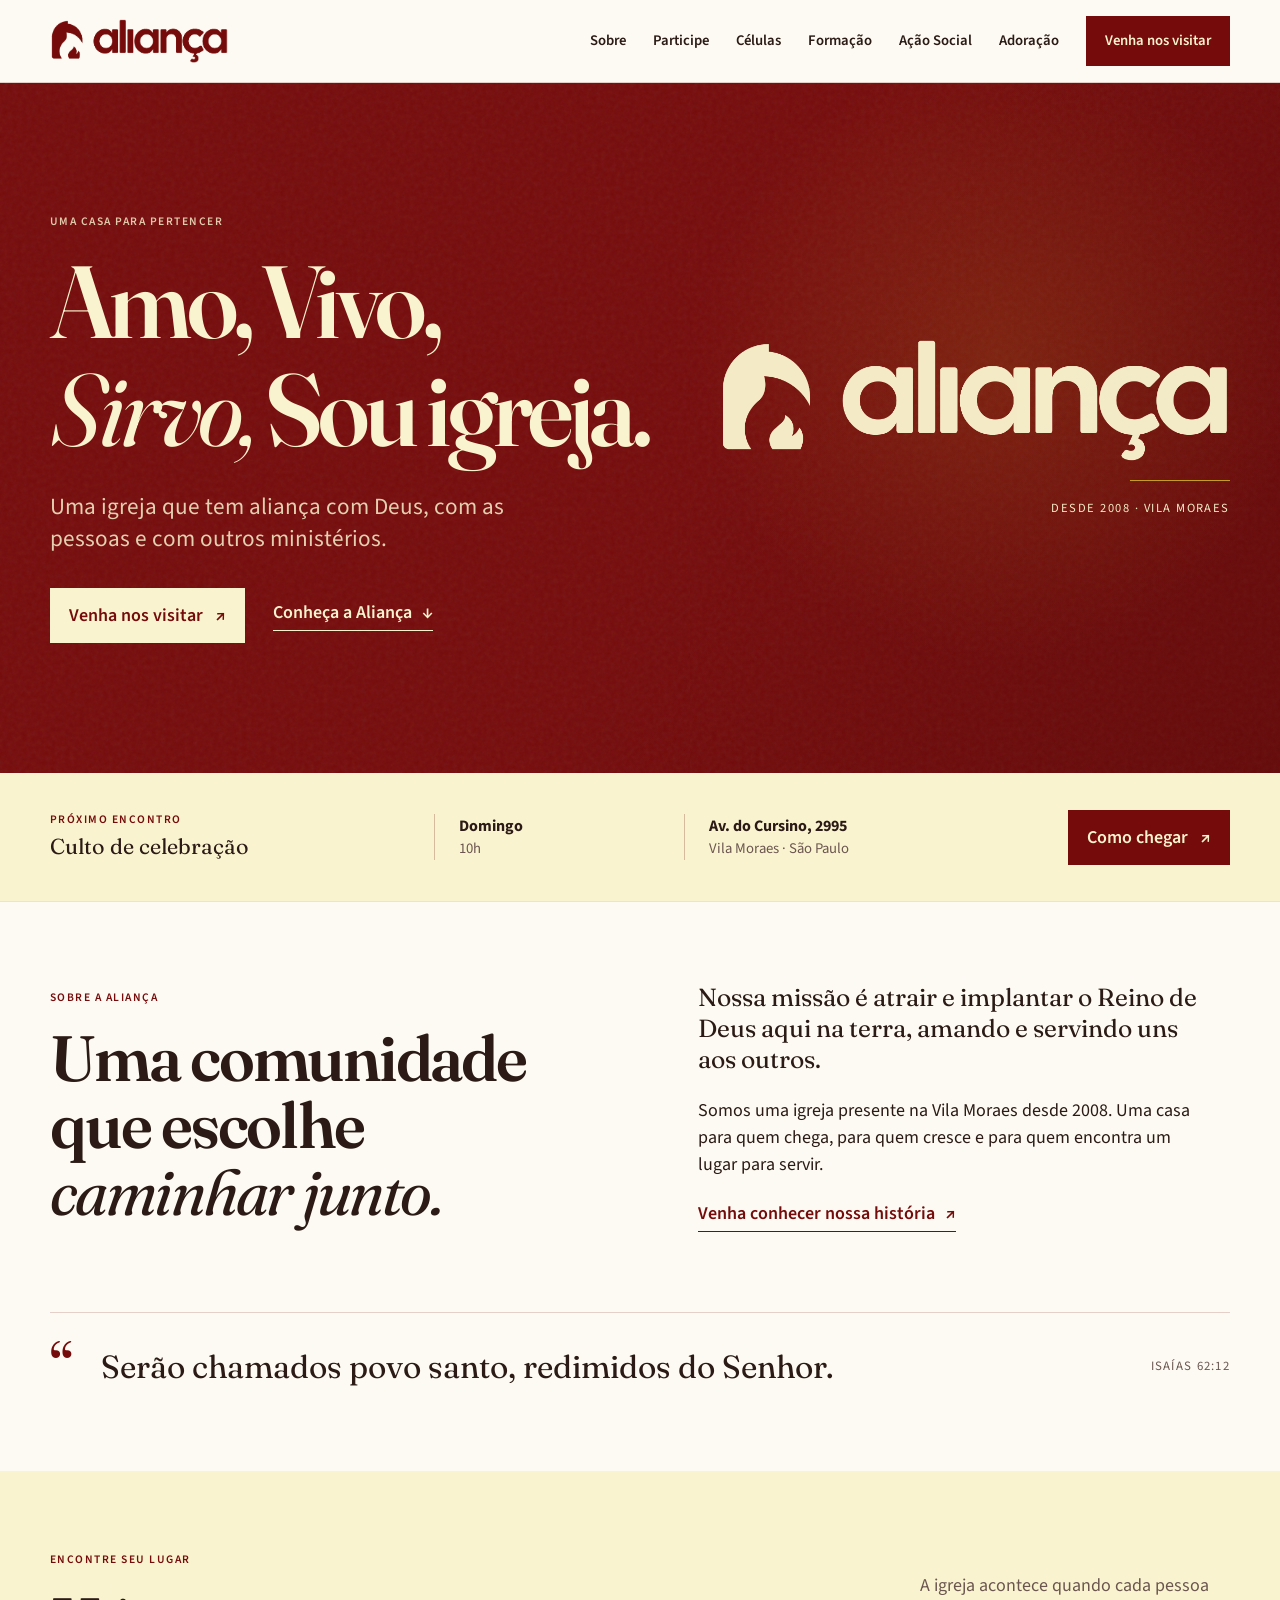
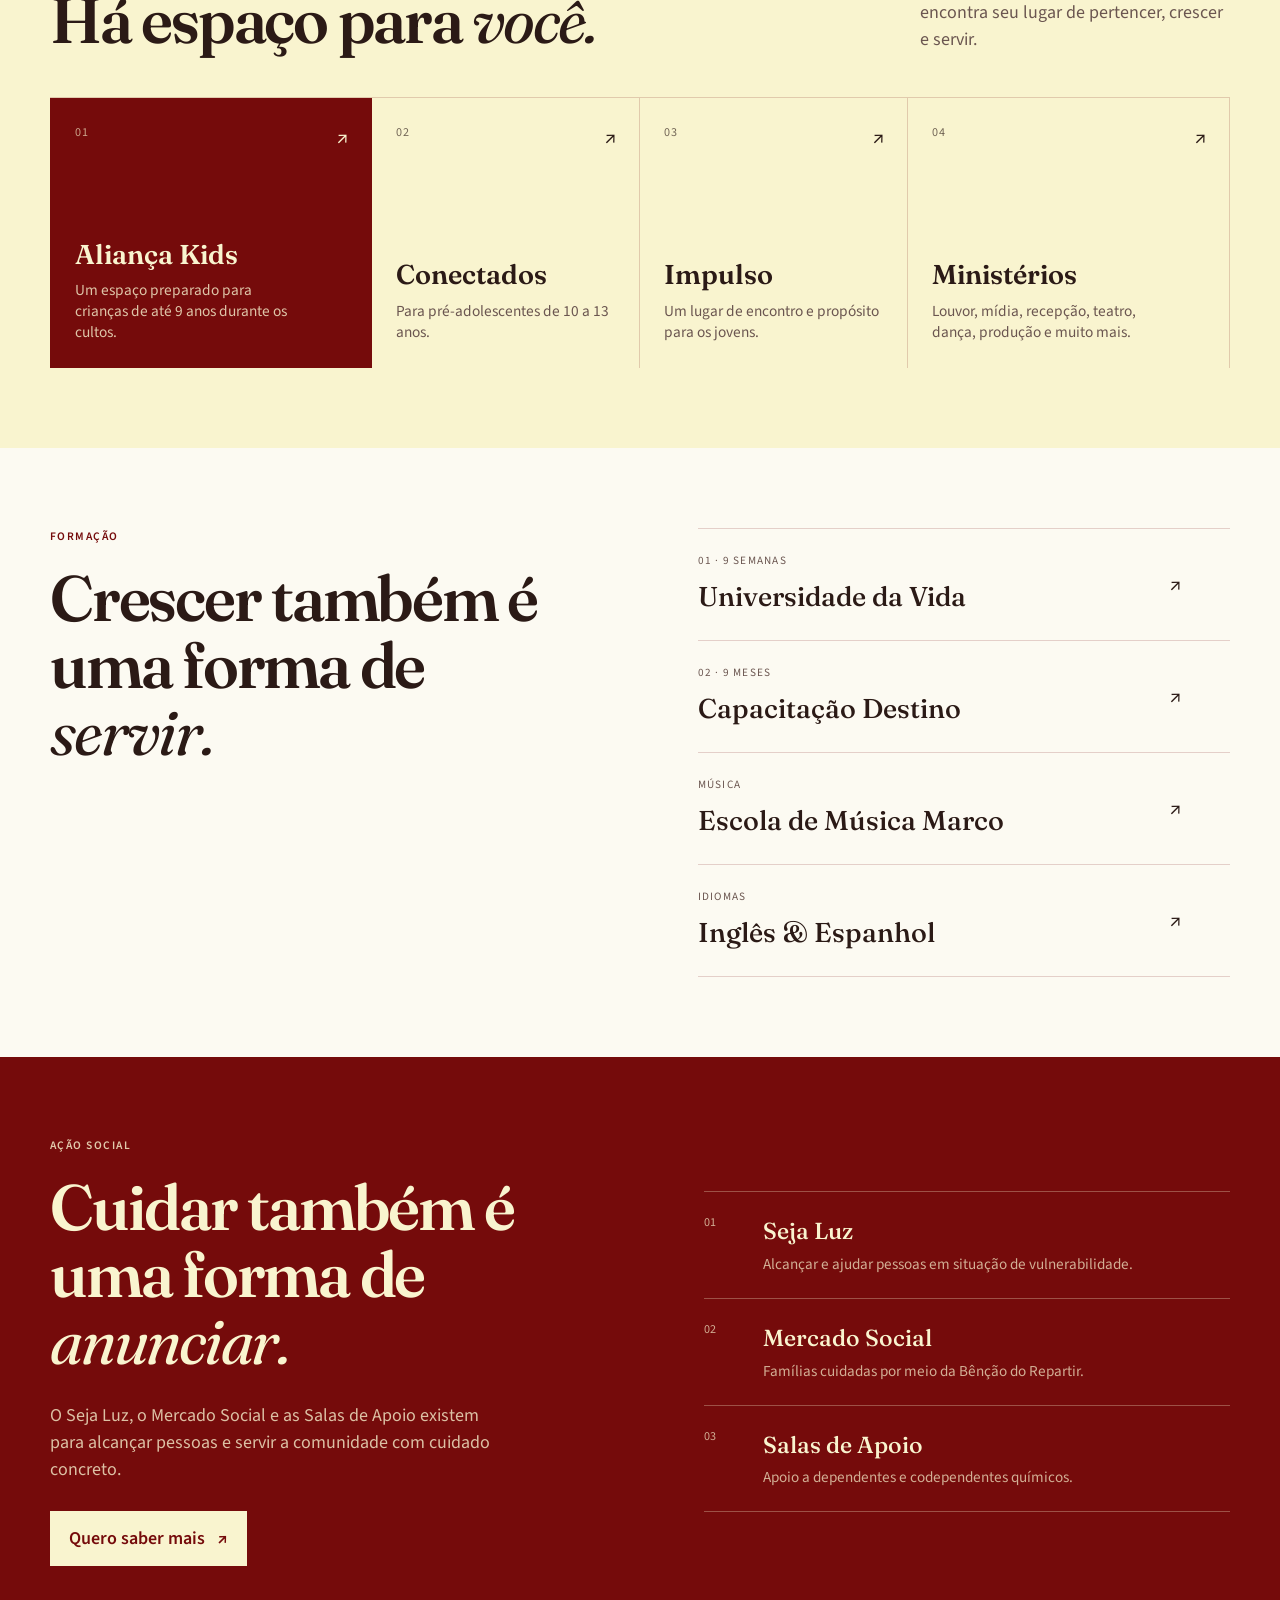
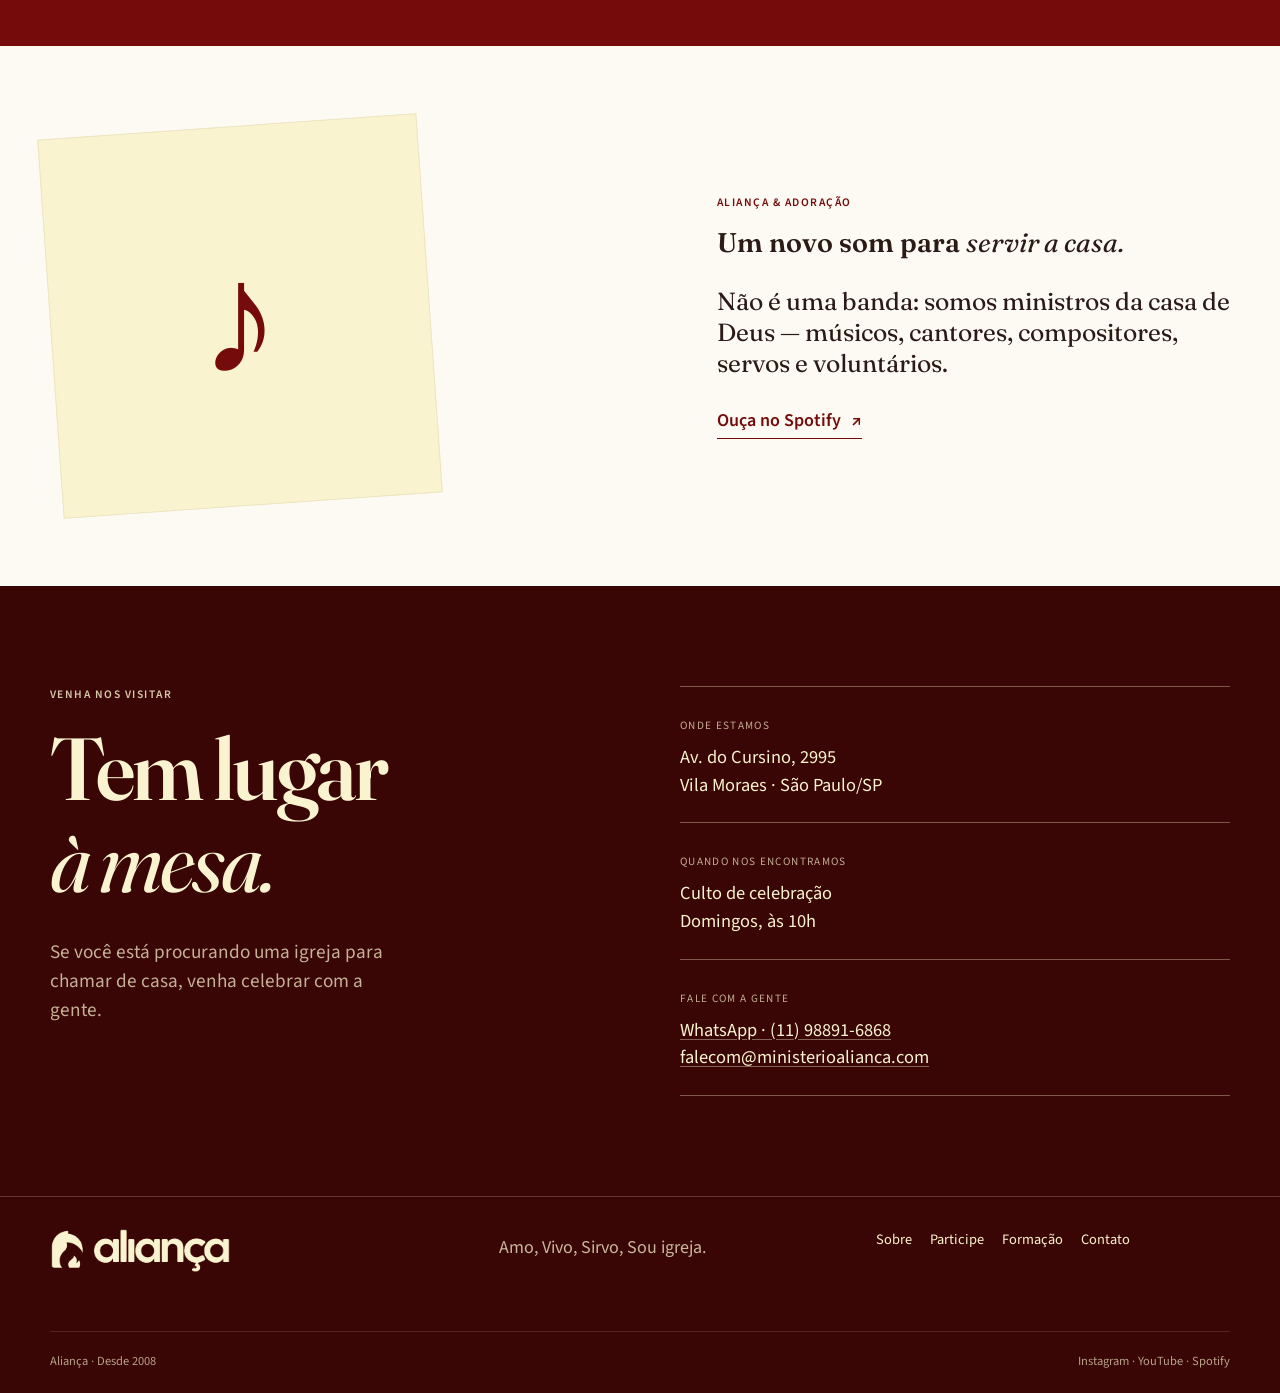
<file: index.html>
<!doctype html>
<html lang="pt-BR">
<head>
  <meta charset="utf-8">
  <meta name="viewport" content="width=device-width, initial-scale=1">
  <meta name="description" content="Aliança — uma igreja que tem aliança com Deus, com as pessoas e com outros ministérios.">
  <title>Aliança — Amo, Vivo, Sirvo, Sou igreja</title>
  <link rel="preconnect" href="https://fonts.googleapis.com">
  <link rel="preconnect" href="https://fonts.gstatic.com" crossorigin>
  <link href="https://fonts.googleapis.com/css2?family=Fraunces:opsz,wght@9..144,400;9..144,500;9..144,600;9..144,700&family=Source+Sans+3:wght@400;600&display=swap" rel="stylesheet">
  <link rel="stylesheet" href="tokens.css">
  <link rel="stylesheet" href="styles.css">
  <script src="script.js" defer></script>
</head>
<body>
  <a class="skip-link" href="#conteudo">Pular para o conteúdo</a>

  <header class="site-header" data-header>
    <div class="container header-inner">
      <a class="brand" href="#inicio" aria-label="Aliança — início">
        <img src="imagens/logo-bordo-transparente.png" alt="Aliança" width="190" height="61">
      </a>
      <button class="menu-toggle" type="button" aria-expanded="false" aria-controls="menu-principal">
        <span class="sr-only">Abrir menu</span>
        <span></span><span></span><span></span>
      </button>
      <nav id="menu-principal" class="main-nav" aria-label="Navegação principal">
        <a href="sobre.html">Sobre</a>
        <a href="participe.html">Participe</a>
        <a href="encontre-uma-celula.html">Células</a>
        <a href="formacao.html">Formação</a>
        <a href="acao-social.html">Ação Social</a>
        <a href="adoracao.html">Adoração</a>
        <a class="nav-cta" href="contato.html">Venha nos visitar</a>
      </nav>
    </div>
  </header>

  <main id="conteudo">
    <section id="inicio" class="hero">
      <div class="hero-texture" aria-hidden="true"></div>
      <div class="container hero-grid">
        <div class="hero-copy">
          <p class="eyebrow eyebrow-light">Uma casa para pertencer</p>
          <h1>Amo, Vivo,<br><em>Sirvo,</em> Sou igreja.</h1>
          <p class="hero-lead">Uma igreja que tem aliança com Deus, com as pessoas e com outros ministérios.</p>
          <div class="hero-actions">
            <a class="button button-cream" href="#contato">Venha nos visitar <span aria-hidden="true">↗</span></a>
            <a class="text-link text-link-light" href="#sobre">Conheça a Aliança <span aria-hidden="true">↓</span></a>
          </div>
        </div>
        <div class="hero-mark" aria-hidden="true">
          <img src="imagens/logo2.png" alt="" width="530" height="146">
          <span class="hero-rule"></span>
          <span>Desde 2008 · Vila Moraes</span>
        </div>
      </div>
    </section>

    <section class="visit-strip" aria-label="Próximo culto">
      <div class="container visit-grid">
        <div>
          <p class="eyebrow">Próximo encontro</p>
          <p class="visit-title">Culto de celebração</p>
        </div>
        <div class="visit-detail"><strong>Domingo</strong><span>10h</span></div>
        <div class="visit-detail"><strong>Av. do Cursino, 2995</strong><span>Vila Moraes · São Paulo</span></div>
        <a class="button button-wine" href="#contato">Como chegar <span aria-hidden="true">↗</span></a>
      </div>
    </section>

    <section id="sobre" class="section section-light about-section">
      <div class="container split-grid">
        <div class="section-intro">
          <p class="eyebrow">Sobre a Aliança</p>
          <h2>Uma comunidade que escolhe <em>caminhar junto.</em></h2>
        </div>
        <div class="section-body">
          <p class="lead">Nossa missão é atrair e implantar o Reino de Deus aqui na terra, amando e servindo uns aos outros.</p>
          <p>Somos uma igreja presente na Vila Moraes desde 2008. Uma casa para quem chega, para quem cresce e para quem encontra um lugar para servir.</p>
          <a class="text-link" href="#contato">Venha conhecer nossa história <span aria-hidden="true">↗</span></a>
        </div>
      </div>
      <div class="container verse-band">
        <div class="verse-mark" aria-hidden="true">“</div>
        <blockquote>Serão chamados povo santo, redimidos do Senhor.</blockquote>
        <cite>Isaías 62:12</cite>
      </div>
    </section>

    <section id="participe" class="section section-cream participate-section">
      <div class="container">
        <div class="section-heading-row">
          <div><p class="eyebrow">Encontre seu lugar</p><h2>Há espaço para <em>você.</em></h2></div>
          <p class="heading-note">A igreja acontece quando cada pessoa encontra seu lugar de pertencer, crescer e servir.</p>
        </div>
        <div class="path-grid">
          <a class="path-card path-card-featured" href="#contato"><span class="card-number">01</span><h3>Aliança Kids</h3><p>Um espaço preparado para crianças de até 9 anos durante os cultos.</p><span class="card-arrow">↗</span></a>
          <a class="path-card" href="#contato"><span class="card-number">02</span><h3>Conectados</h3><p>Para pré-adolescentes de 10 a 13 anos.</p><span class="card-arrow">↗</span></a>
          <a class="path-card" href="#contato"><span class="card-number">03</span><h3>Impulso</h3><p>Um lugar de encontro e propósito para os jovens.</p><span class="card-arrow">↗</span></a>
          <a class="path-card" href="#contato"><span class="card-number">04</span><h3>Ministérios</h3><p>Louvor, mídia, recepção, teatro, dança, produção e muito mais.</p><span class="card-arrow">↗</span></a>
        </div>
      </div>
    </section>

    <section id="formacao" class="section section-light formation-section">
      <div class="container split-grid align-start">
        <div class="section-intro"><p class="eyebrow">Formação</p><h2>Crescer também é uma forma de <em>servir.</em></h2></div>
        <div class="formation-list">
          <a href="#contato" class="list-item"><span><small>01 · 9 semanas</small><strong>Universidade da Vida</strong></span><span class="list-arrow">↗</span></a>
          <a href="#contato" class="list-item"><span><small>02 · 9 meses</small><strong>Capacitação Destino</strong></span><span class="list-arrow">↗</span></a>
          <a href="#contato" class="list-item"><span><small>Música</small><strong>Escola de Música Marco</strong></span><span class="list-arrow">↗</span></a>
          <a href="#contato" class="list-item"><span><small>Idiomas</small><strong>Inglês &amp; Espanhol</strong></span><span class="list-arrow">↗</span></a>
        </div>
      </div>
    </section>

    <section id="acao-social" class="section social-section">
      <div class="container social-grid">
        <div class="social-copy"><p class="eyebrow eyebrow-light">Ação Social</p><h2>Cuidar também é uma forma de <em>anunciar.</em></h2><p>O Seja Luz, o Mercado Social e as Salas de Apoio existem para alcançar pessoas e servir a comunidade com cuidado concreto.</p><a class="button button-cream" href="#contato">Quero saber mais <span aria-hidden="true">↗</span></a></div>
        <div class="social-list"><div><span>01</span><strong>Seja Luz</strong><p>Alcançar e ajudar pessoas em situação de vulnerabilidade.</p></div><div><span>02</span><strong>Mercado Social</strong><p>Famílias cuidadas por meio da Bênção do Repartir.</p></div><div><span>03</span><strong>Salas de Apoio</strong><p>Apoio a dependentes e codependentes químicos.</p></div></div>
      </div>
    </section>

    <section id="adoracao" class="section section-light worship-section">
      <div class="container worship-grid">
        <div class="worship-symbol" aria-hidden="true"><span>♪</span></div>
        <div><p class="eyebrow">Aliança &amp; Adoração</p><h2>Um novo som para <em>servir a casa.</em></h2><p class="lead">Não é uma banda: somos ministros da casa de Deus — músicos, cantores, compositores, servos e voluntários.</p><a class="text-link" href="#contato">Ouça no Spotify <span aria-hidden="true">↗</span></a></div>
      </div>
    </section>

    <section id="contato" class="contact-section">
      <div class="container contact-grid">
        <div><p class="eyebrow eyebrow-light">Venha nos visitar</p><h2>Tem lugar<br><em>à mesa.</em></h2><p class="contact-intro">Se você está procurando uma igreja para chamar de casa, venha celebrar com a gente.</p></div>
        <div class="contact-details"><div><small>Onde estamos</small><p>Av. do Cursino, 2995<br>Vila Moraes · São Paulo/SP</p></div><div><small>Quando nos encontramos</small><p>Culto de celebração<br>Domingos, às 10h</p></div><div><small>Fale com a gente</small><p><a href="https://wa.me/5511988916868">WhatsApp · (11) 98891-6868</a><br><a href="mailto:falecom@ministerioalianca.com">falecom@ministerioalianca.com</a></p></div></div>
      </div>
    </section>
  </main>

  <footer class="site-footer"><div class="container footer-grid"><a class="footer-brand" href="#inicio"><img src="imagens/logo2.png" alt="Aliança" width="180" height="50"></a><p>Amo, Vivo, Sirvo, Sou igreja.</p><div class="footer-links"><a href="#sobre">Sobre</a><a href="#participe">Participe</a><a href="#formacao">Formação</a><a href="#contato">Contato</a></div><div class="footer-bottom"><span>Aliança · Desde 2008</span><span><a href="https://www.instagram.com/ministerio.alianca/">Instagram</a> · <a href="https://www.youtube.com/">YouTube</a> · <a href="https://open.spotify.com/">Spotify</a></span></div></div></footer>
</body>
</html>
</file>
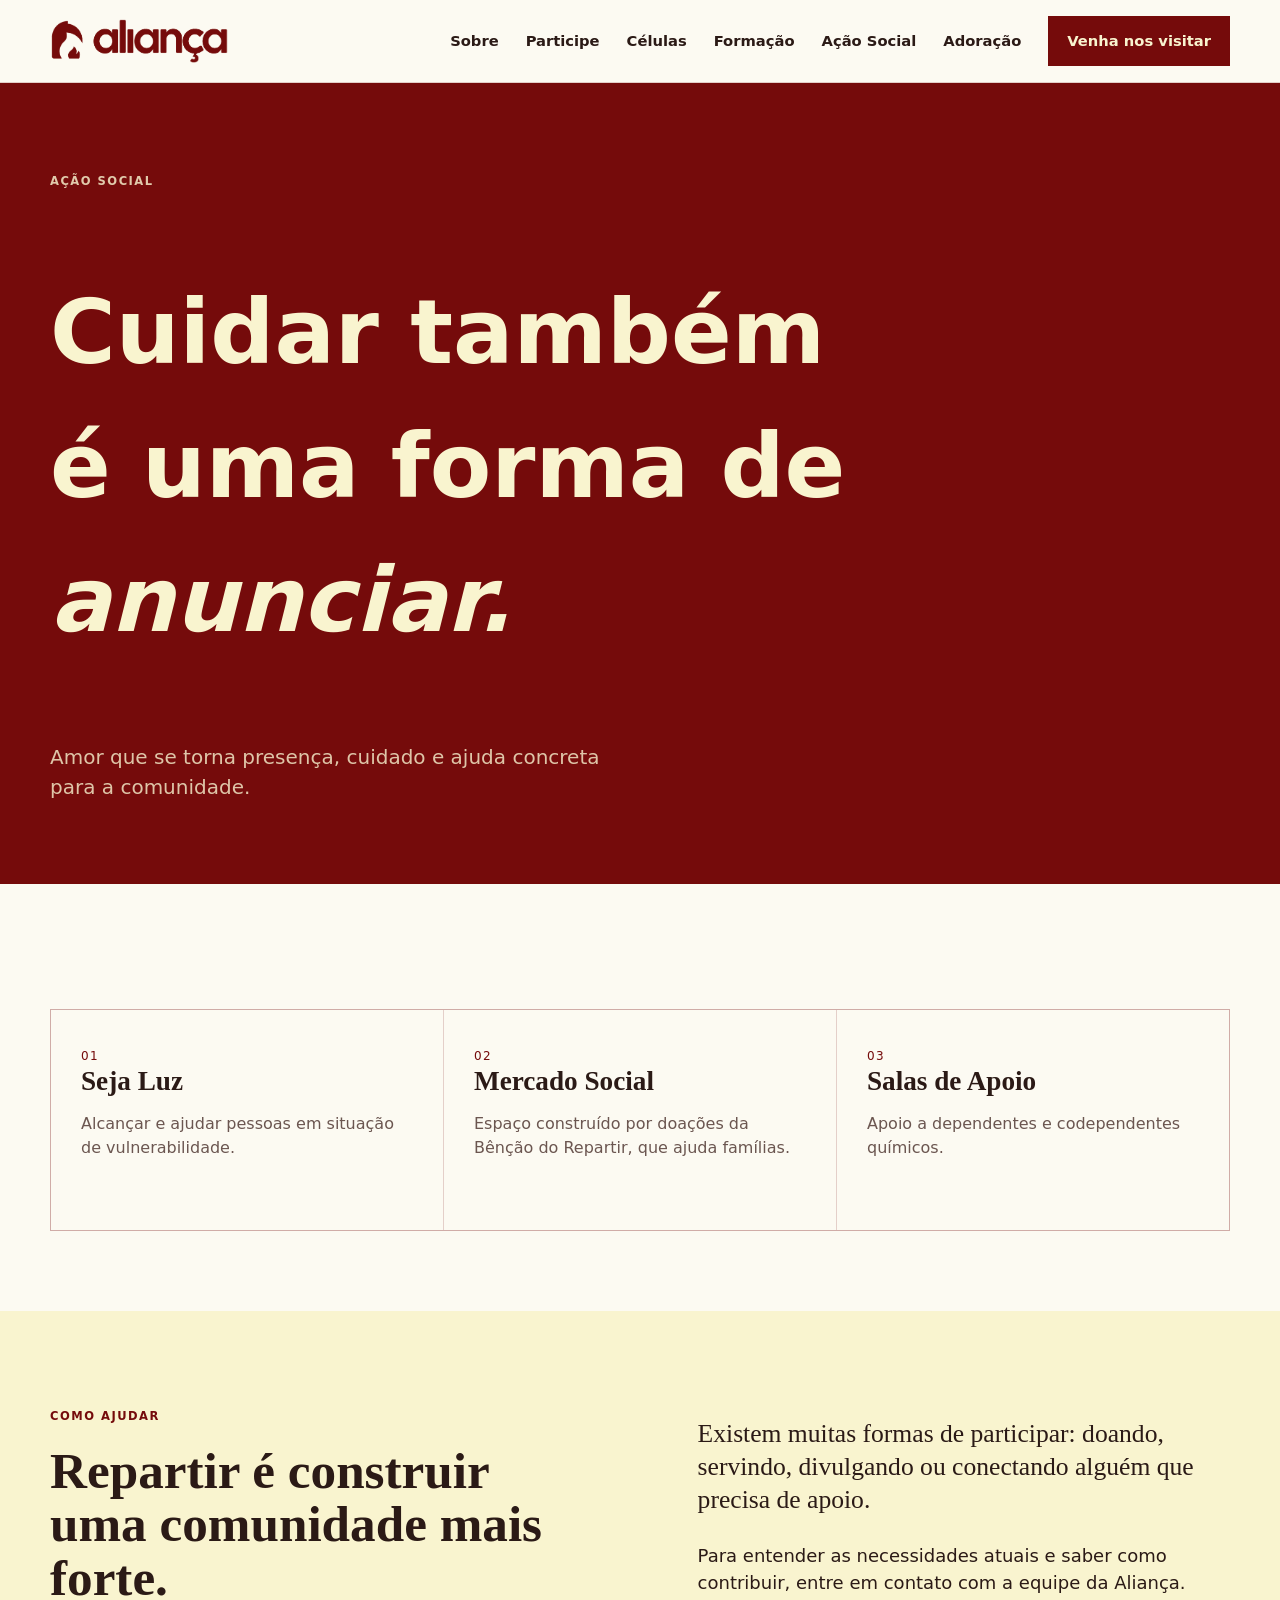
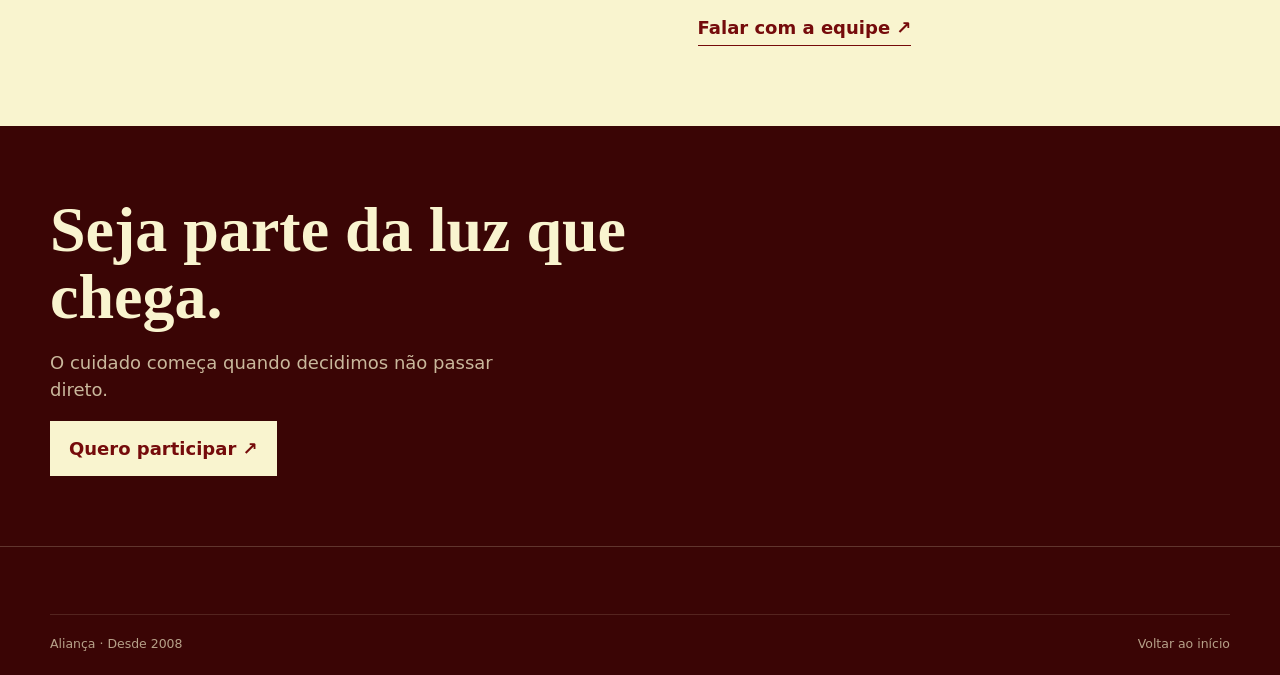
<file: acao-social.html>
<!doctype html><html lang="pt-BR"><head><meta charset="utf-8"><meta name="viewport" content="width=device-width, initial-scale=1"><title>Ação Social — Aliança</title><link rel="stylesheet" href="pages.css"><script src="script.js" defer></script></head><body><header class="site-header"><div class="container header-inner"><a class="brand" href="index.html"><img src="imagens/logo-bordo-transparente.png" alt="Aliança" width="190"></a><nav class="main-nav"><a href="sobre.html">Sobre</a><a href="participe.html">Participe</a><a href="encontre-uma-celula.html">Células</a><a href="formacao.html">Formação</a><a href="acao-social.html">Ação Social</a><a href="adoracao.html">Adoração</a><a class="nav-cta" href="contato.html">Venha nos visitar</a></nav></div></header><main><section class="page-hero"><div class="container"><p class="eyebrow eyebrow-light">Ação Social</p><h1>Cuidar também é uma forma de <em>anunciar.</em></h1><p>Amor que se torna presença, cuidado e ajuda concreta para a comunidade.</p></div></section><section class="content-section"><div class="container"><div class="content-grid"><article class="content-card"><span class="number">01</span><h3>Seja Luz</h3><p>Alcançar e ajudar pessoas em situação de vulnerabilidade.</p></article><article class="content-card"><span class="number">02</span><h3>Mercado Social</h3><p>Espaço construído por doações da Bênção do Repartir, que ajuda famílias.</p></article><article class="content-card"><span class="number">03</span><h3>Salas de Apoio</h3><p>Apoio a dependentes e codependentes químicos.</p></article></div></div></section><section class="content-section band"><div class="container split-grid"><div><p class="eyebrow">Como ajudar</p><h2>Repartir é construir uma comunidade mais forte.</h2></div><div><p class="lead">Existem muitas formas de participar: doando, servindo, divulgando ou conectando alguém que precisa de apoio.</p><p>Para entender as necessidades atuais e saber como contribuir, entre em contato com a equipe da Aliança.</p><a class="text-link" href="contato.html">Falar com a equipe ↗</a></div></div></section><section class="page-cta"><div class="container"><h2>Seja parte da luz que chega.</h2><p>O cuidado começa quando decidimos não passar direto.</p><a class="button button-cream" href="contato.html">Quero participar ↗</a></div></section></main><footer class="site-footer"><div class="container footer-bottom"><span>Aliança · Desde 2008</span><a href="index.html">Voltar ao início</a></div></footer></body></html>
</file>
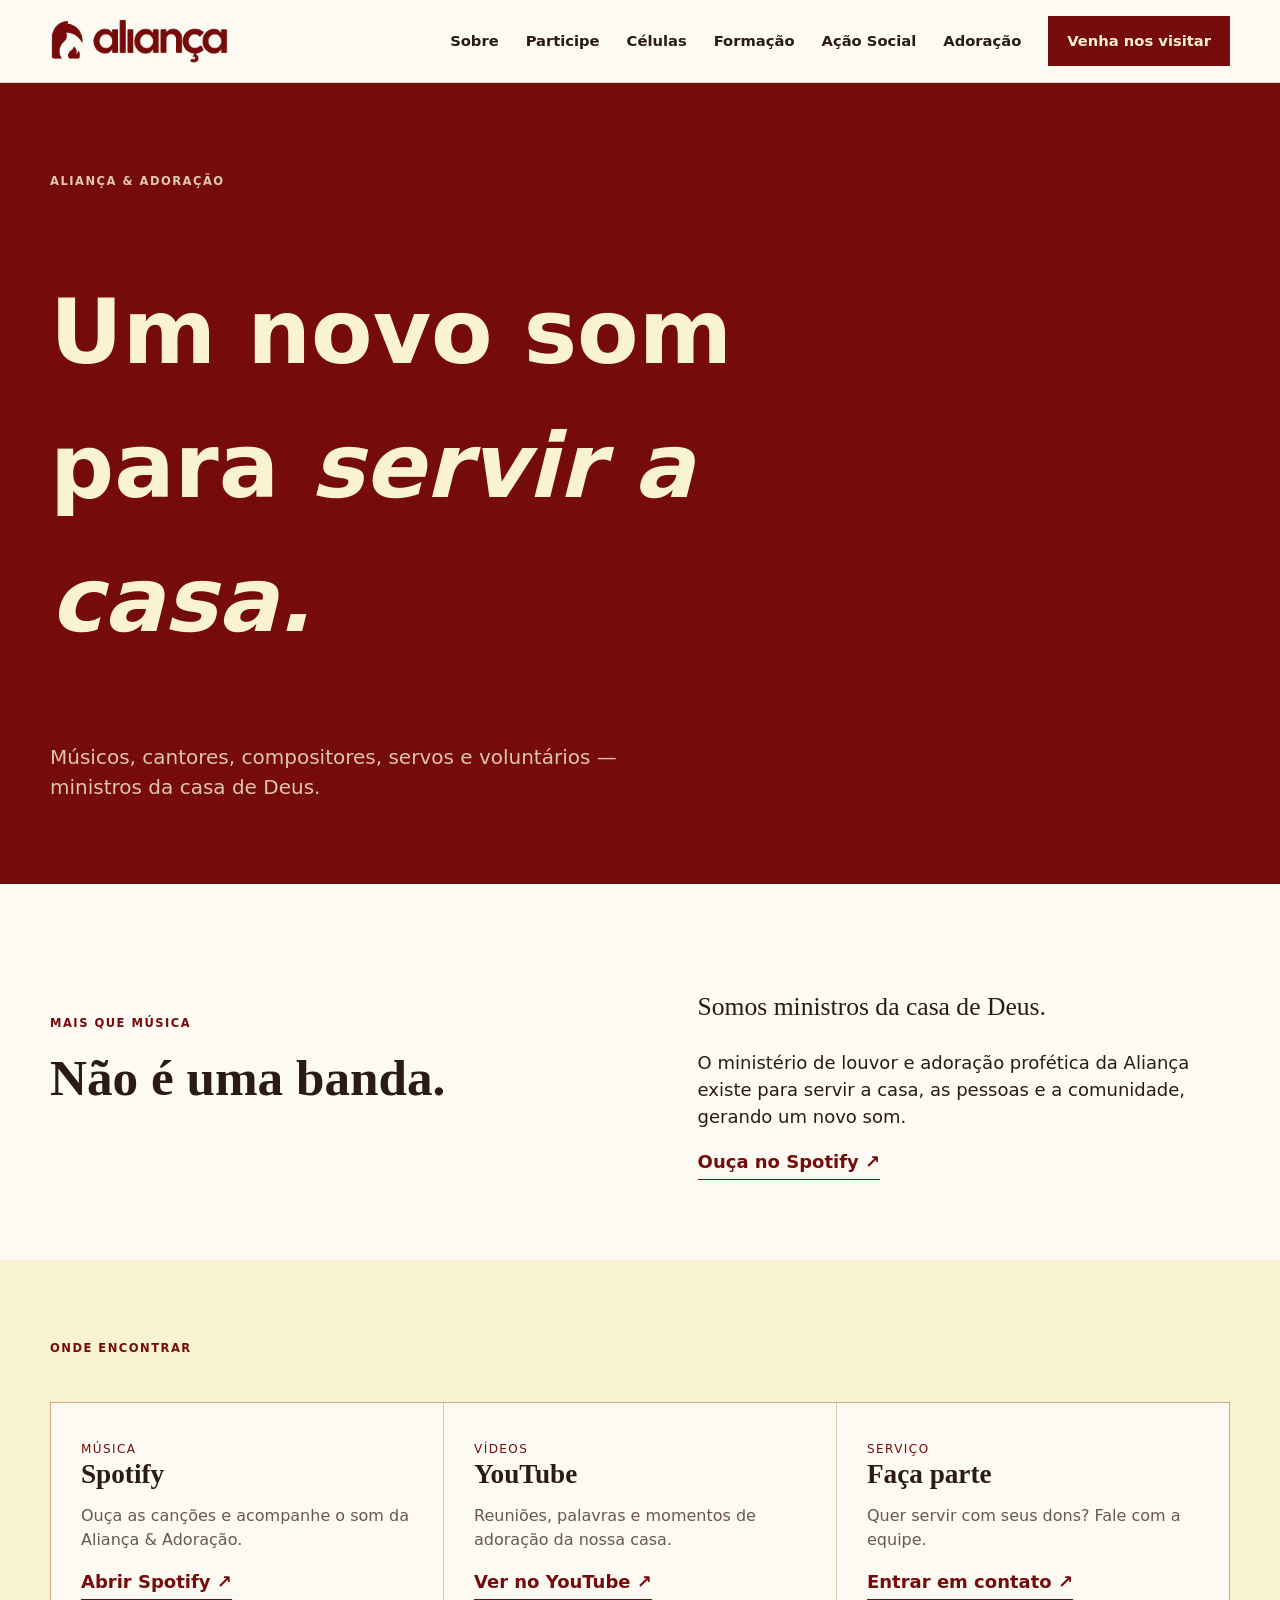
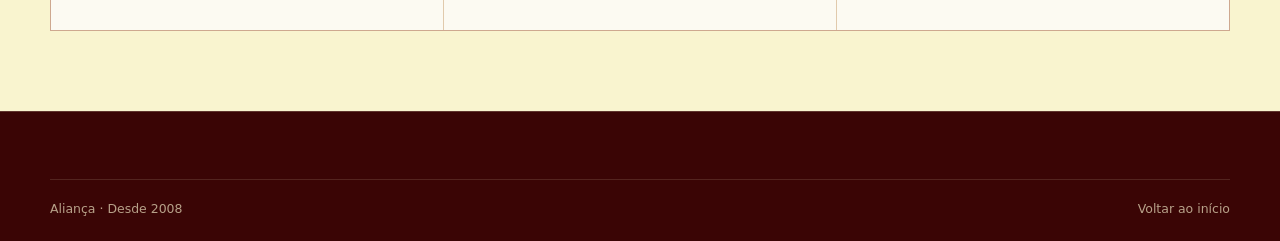
<file: adoracao.html>
<!doctype html><html lang="pt-BR"><head><meta charset="utf-8"><meta name="viewport" content="width=device-width, initial-scale=1"><title>Aliança &amp; Adoração</title><link rel="stylesheet" href="pages.css"><script src="script.js" defer></script></head><body><header class="site-header"><div class="container header-inner"><a class="brand" href="index.html"><img src="imagens/logo-bordo-transparente.png" alt="Aliança" width="190"></a><nav class="main-nav"><a href="sobre.html">Sobre</a><a href="participe.html">Participe</a><a href="encontre-uma-celula.html">Células</a><a href="formacao.html">Formação</a><a href="acao-social.html">Ação Social</a><a href="adoracao.html">Adoração</a><a class="nav-cta" href="contato.html">Venha nos visitar</a></nav></div></header><main><section class="page-hero"><div class="container"><p class="eyebrow eyebrow-light">Aliança &amp; Adoração</p><h1>Um novo som para <em>servir a casa.</em></h1><p>Músicos, cantores, compositores, servos e voluntários — ministros da casa de Deus.</p></div></section><section class="content-section"><div class="container split-grid"><div><p class="eyebrow">Mais que música</p><h2>Não é uma banda.</h2></div><div><p class="lead">Somos ministros da casa de Deus.</p><p>O ministério de louvor e adoração profética da Aliança existe para servir a casa, as pessoas e a comunidade, gerando um novo som.</p><a class="text-link" href="https://open.spotify.com/">Ouça no Spotify ↗</a></div></div></section><section class="content-section band"><div class="container"><p class="eyebrow">Onde encontrar</p><div class="content-grid"><article class="content-card"><span class="number">MÚSICA</span><h3>Spotify</h3><p>Ouça as canções e acompanhe o som da Aliança &amp; Adoração.</p><a class="text-link" href="https://open.spotify.com/">Abrir Spotify ↗</a></article><article class="content-card"><span class="number">VÍDEOS</span><h3>YouTube</h3><p>Reuniões, palavras e momentos de adoração da nossa casa.</p><a class="text-link" href="https://www.youtube.com/">Ver no YouTube ↗</a></article><article class="content-card"><span class="number">SERVIÇO</span><h3>Faça parte</h3><p>Quer servir com seus dons? Fale com a equipe.</p><a class="text-link" href="contato.html">Entrar em contato ↗</a></article></div></div></section></main><footer class="site-footer"><div class="container footer-bottom"><span>Aliança · Desde 2008</span><a href="index.html">Voltar ao início</a></div></footer></body></html>
</file>
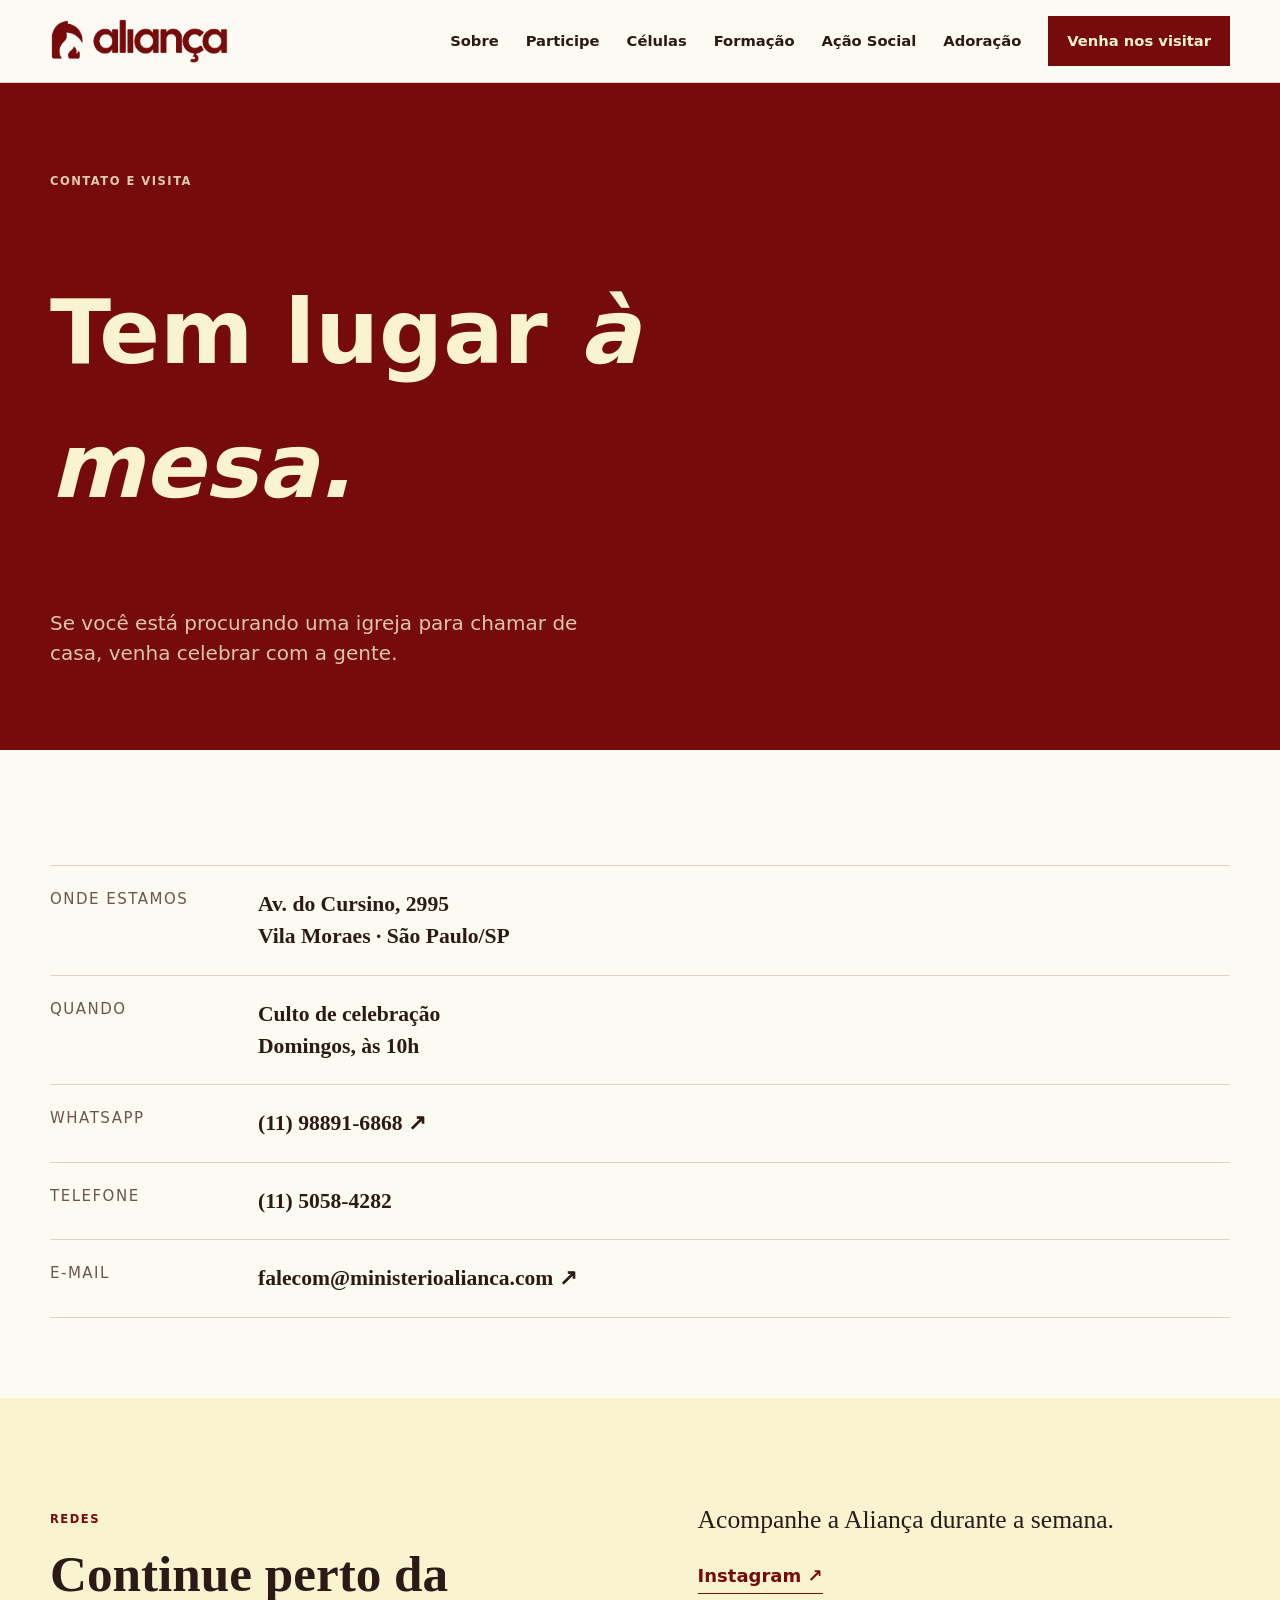
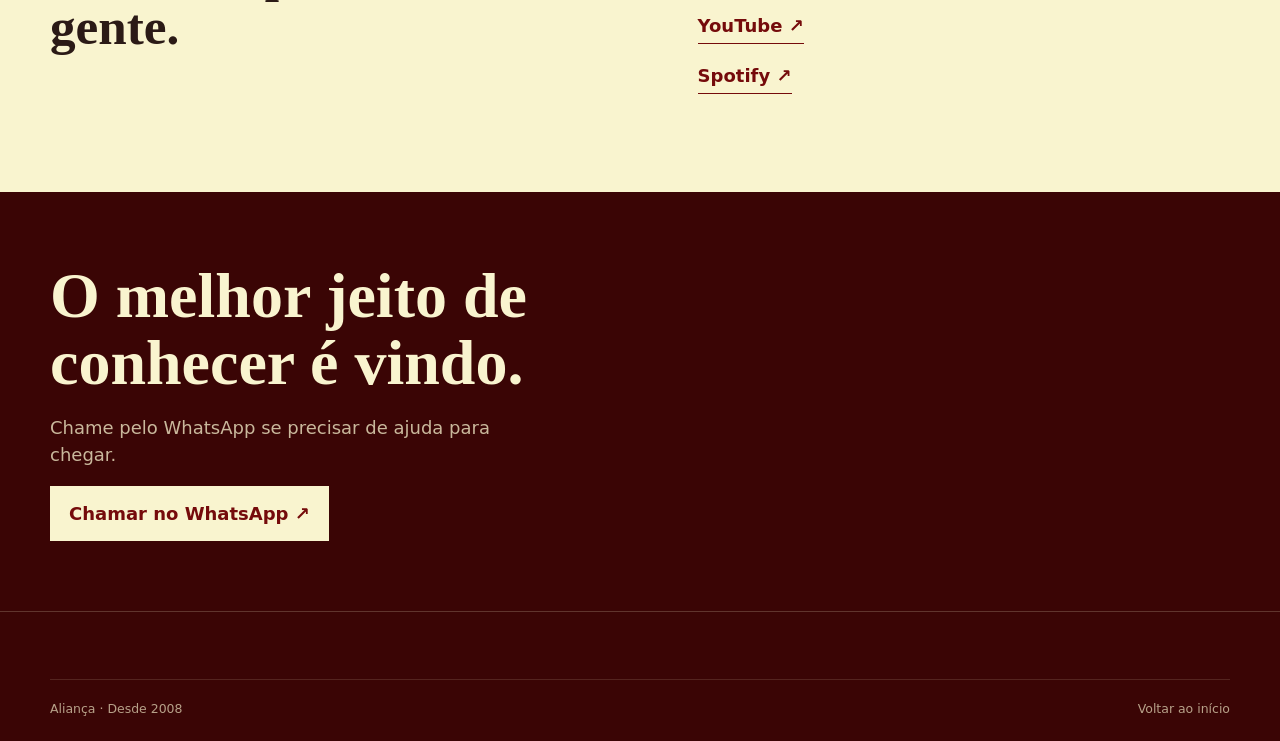
<file: contato.html>
<!doctype html><html lang="pt-BR"><head><meta charset="utf-8"><meta name="viewport" content="width=device-width, initial-scale=1"><title>Contato e visita — Aliança</title><link rel="stylesheet" href="pages.css"><script src="script.js" defer></script></head><body><header class="site-header"><div class="container header-inner"><a class="brand" href="index.html"><img src="imagens/logo-bordo-transparente.png" alt="Aliança" width="190"></a><nav class="main-nav"><a href="sobre.html">Sobre</a><a href="participe.html">Participe</a><a href="encontre-uma-celula.html">Células</a><a href="formacao.html">Formação</a><a href="acao-social.html">Ação Social</a><a href="adoracao.html">Adoração</a><a class="nav-cta" href="contato.html">Venha nos visitar</a></nav></div></header><main><section class="page-hero"><div class="container"><p class="eyebrow eyebrow-light">Contato e visita</p><h1>Tem lugar <em>à mesa.</em></h1><p>Se você está procurando uma igreja para chamar de casa, venha celebrar com a gente.</p></div></section><section class="content-section"><div class="container"><div class="detail-list"><div class="detail-row"><small>Onde estamos</small><strong>Av. do Cursino, 2995<br>Vila Moraes · São Paulo/SP</strong></div><div class="detail-row"><small>Quando</small><strong>Culto de celebração<br>Domingos, às 10h</strong></div><div class="detail-row"><small>WhatsApp</small><strong><a href="https://wa.me/5511988916868">(11) 98891-6868 ↗</a></strong></div><div class="detail-row"><small>Telefone</small><strong>(11) 5058-4282</strong></div><div class="detail-row"><small>E-mail</small><strong><a href="mailto:falecom@ministerioalianca.com">falecom@ministerioalianca.com ↗</a></strong></div></div></div></section><section class="content-section band"><div class="container split-grid"><div><p class="eyebrow">Redes</p><h2>Continue perto da gente.</h2></div><div><p class="lead">Acompanhe a Aliança durante a semana.</p><p><a class="text-link" href="https://www.instagram.com/ministerio.alianca/">Instagram ↗</a></p><p><a class="text-link" href="https://www.youtube.com/">YouTube ↗</a></p><p><a class="text-link" href="https://open.spotify.com/">Spotify ↗</a></p></div></div></section><section class="page-cta"><div class="container"><h2>O melhor jeito de conhecer é vindo.</h2><p>Chame pelo WhatsApp se precisar de ajuda para chegar.</p><a class="button button-cream" href="https://wa.me/5511988916868">Chamar no WhatsApp ↗</a></div></section></main><footer class="site-footer"><div class="container footer-bottom"><span>Aliança · Desde 2008</span><a href="index.html">Voltar ao início</a></div></footer></body></html>
</file>
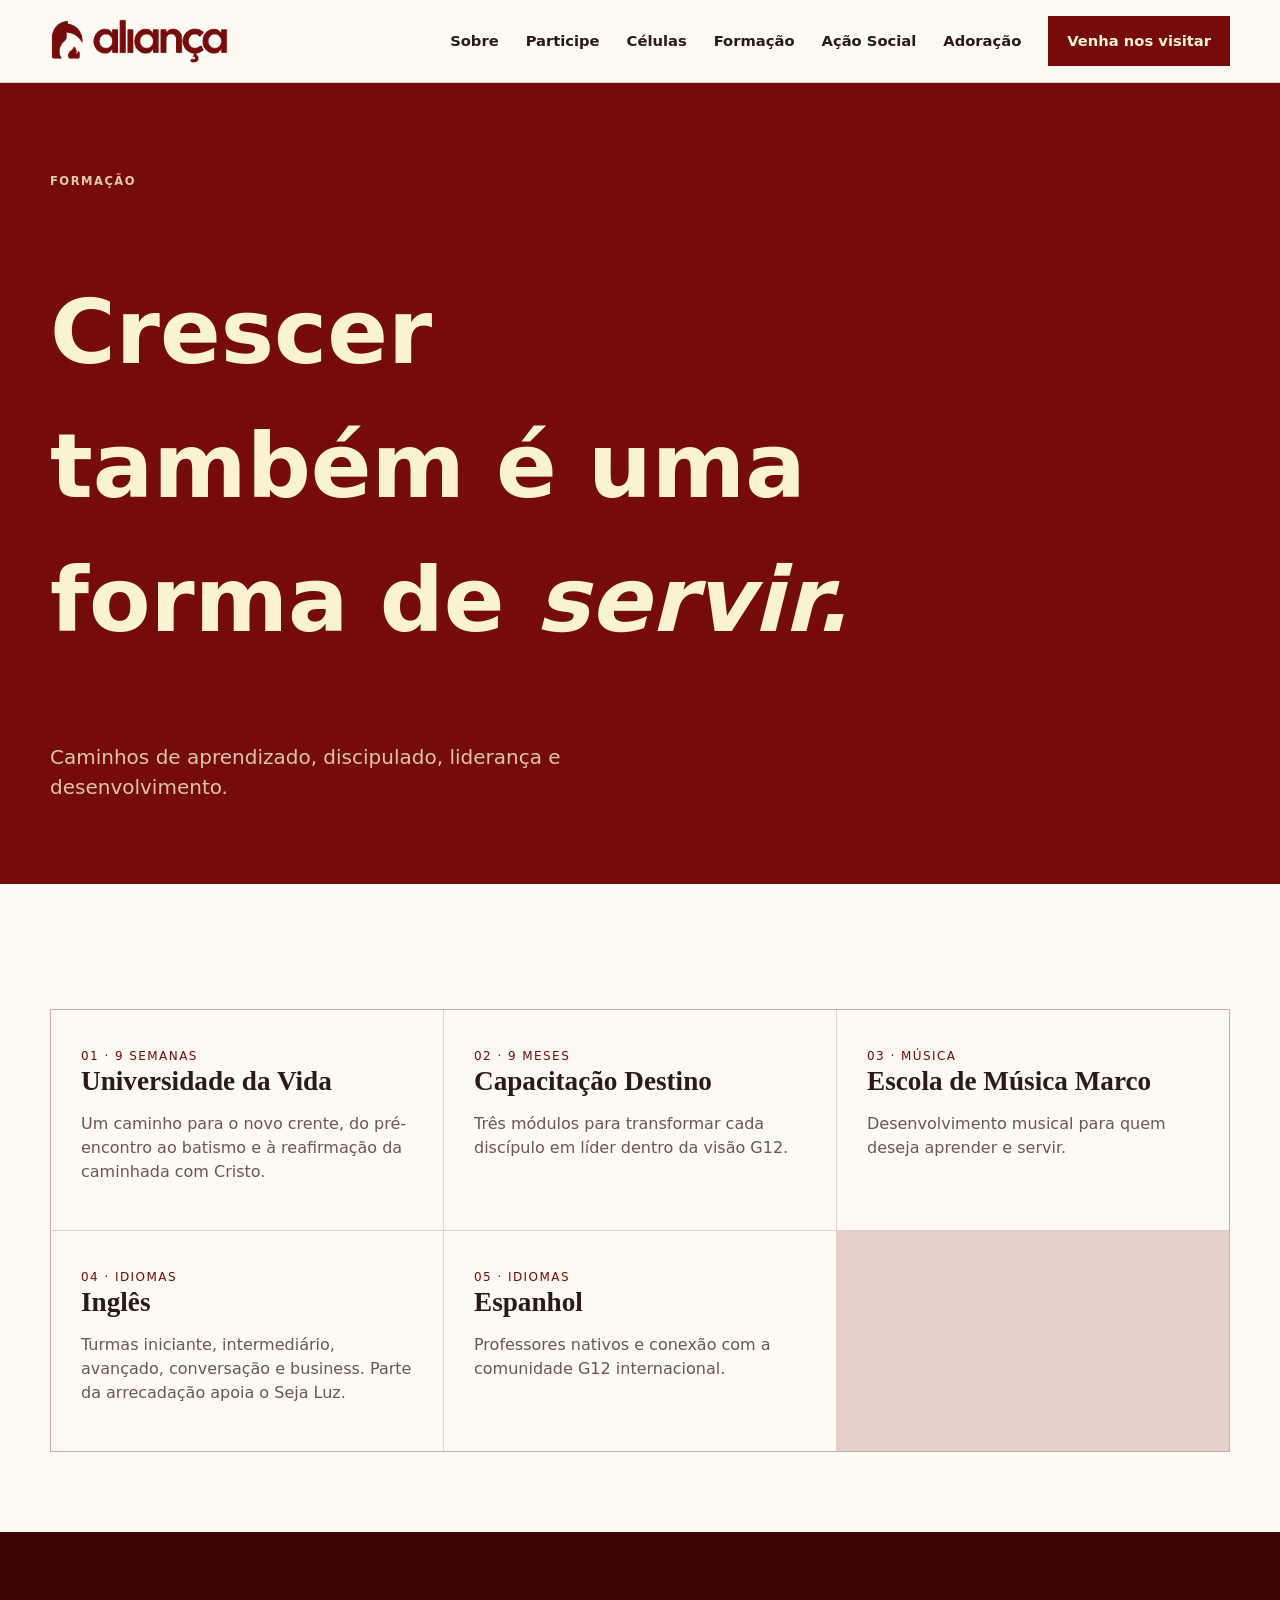
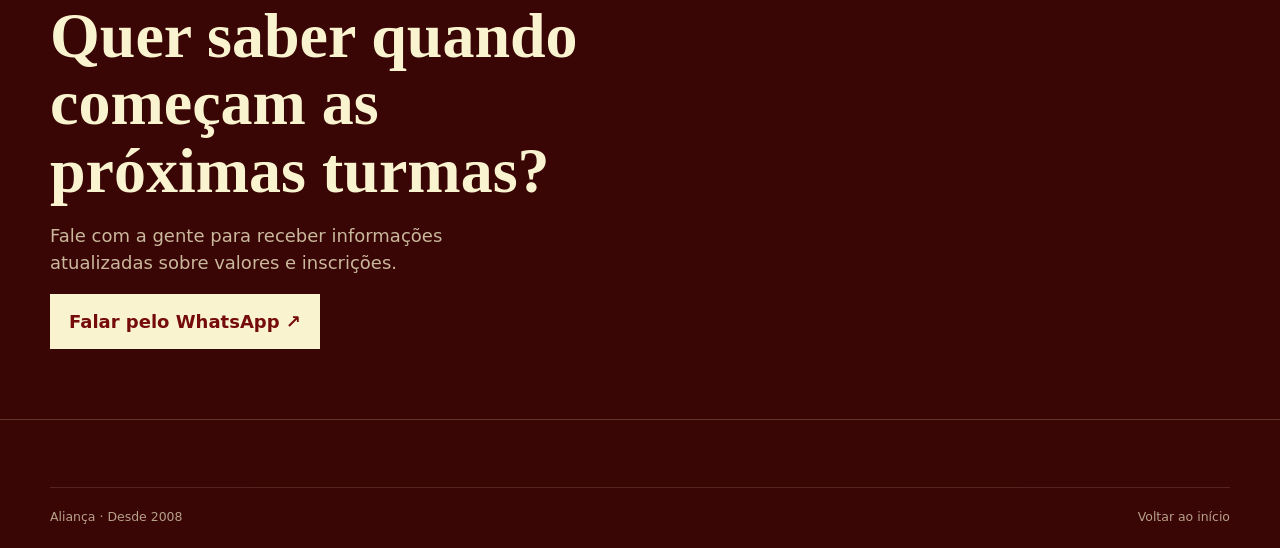
<file: formacao.html>
<!doctype html><html lang="pt-BR"><head><meta charset="utf-8"><meta name="viewport" content="width=device-width, initial-scale=1"><title>Formação — Aliança</title><link rel="stylesheet" href="pages.css"><script src="script.js" defer></script></head><body><header class="site-header"><div class="container header-inner"><a class="brand" href="index.html"><img src="imagens/logo-bordo-transparente.png" alt="Aliança" width="190"></a><nav class="main-nav"><a href="sobre.html">Sobre</a><a href="participe.html">Participe</a><a href="encontre-uma-celula.html">Células</a><a href="formacao.html">Formação</a><a href="acao-social.html">Ação Social</a><a href="adoracao.html">Adoração</a><a class="nav-cta" href="contato.html">Venha nos visitar</a></nav></div></header><main><section class="page-hero"><div class="container"><p class="eyebrow eyebrow-light">Formação</p><h1>Crescer também é uma forma de <em>servir.</em></h1><p>Caminhos de aprendizado, discipulado, liderança e desenvolvimento.</p></div></section><section class="content-section"><div class="container"><div class="content-grid"><article class="content-card"><span class="number">01 · 9 SEMANAS</span><h3>Universidade da Vida</h3><p>Um caminho para o novo crente, do pré-encontro ao batismo e à reafirmação da caminhada com Cristo.</p></article><article class="content-card"><span class="number">02 · 9 MESES</span><h3>Capacitação Destino</h3><p>Três módulos para transformar cada discípulo em líder dentro da visão G12.</p></article><article class="content-card"><span class="number">03 · MÚSICA</span><h3>Escola de Música Marco</h3><p>Desenvolvimento musical para quem deseja aprender e servir.</p></article><article class="content-card"><span class="number">04 · IDIOMAS</span><h3>Inglês</h3><p>Turmas iniciante, intermediário, avançado, conversação e business. Parte da arrecadação apoia o Seja Luz.</p></article><article class="content-card"><span class="number">05 · IDIOMAS</span><h3>Espanhol</h3><p>Professores nativos e conexão com a comunidade G12 internacional.</p></article></div></div></section><section class="page-cta"><div class="container"><h2>Quer saber quando começam as próximas turmas?</h2><p>Fale com a gente para receber informações atualizadas sobre valores e inscrições.</p><a class="button button-cream" href="contato.html">Falar pelo WhatsApp ↗</a></div></section></main><footer class="site-footer"><div class="container footer-bottom"><span>Aliança · Desde 2008</span><a href="index.html">Voltar ao início</a></div></footer></body></html>
</file>
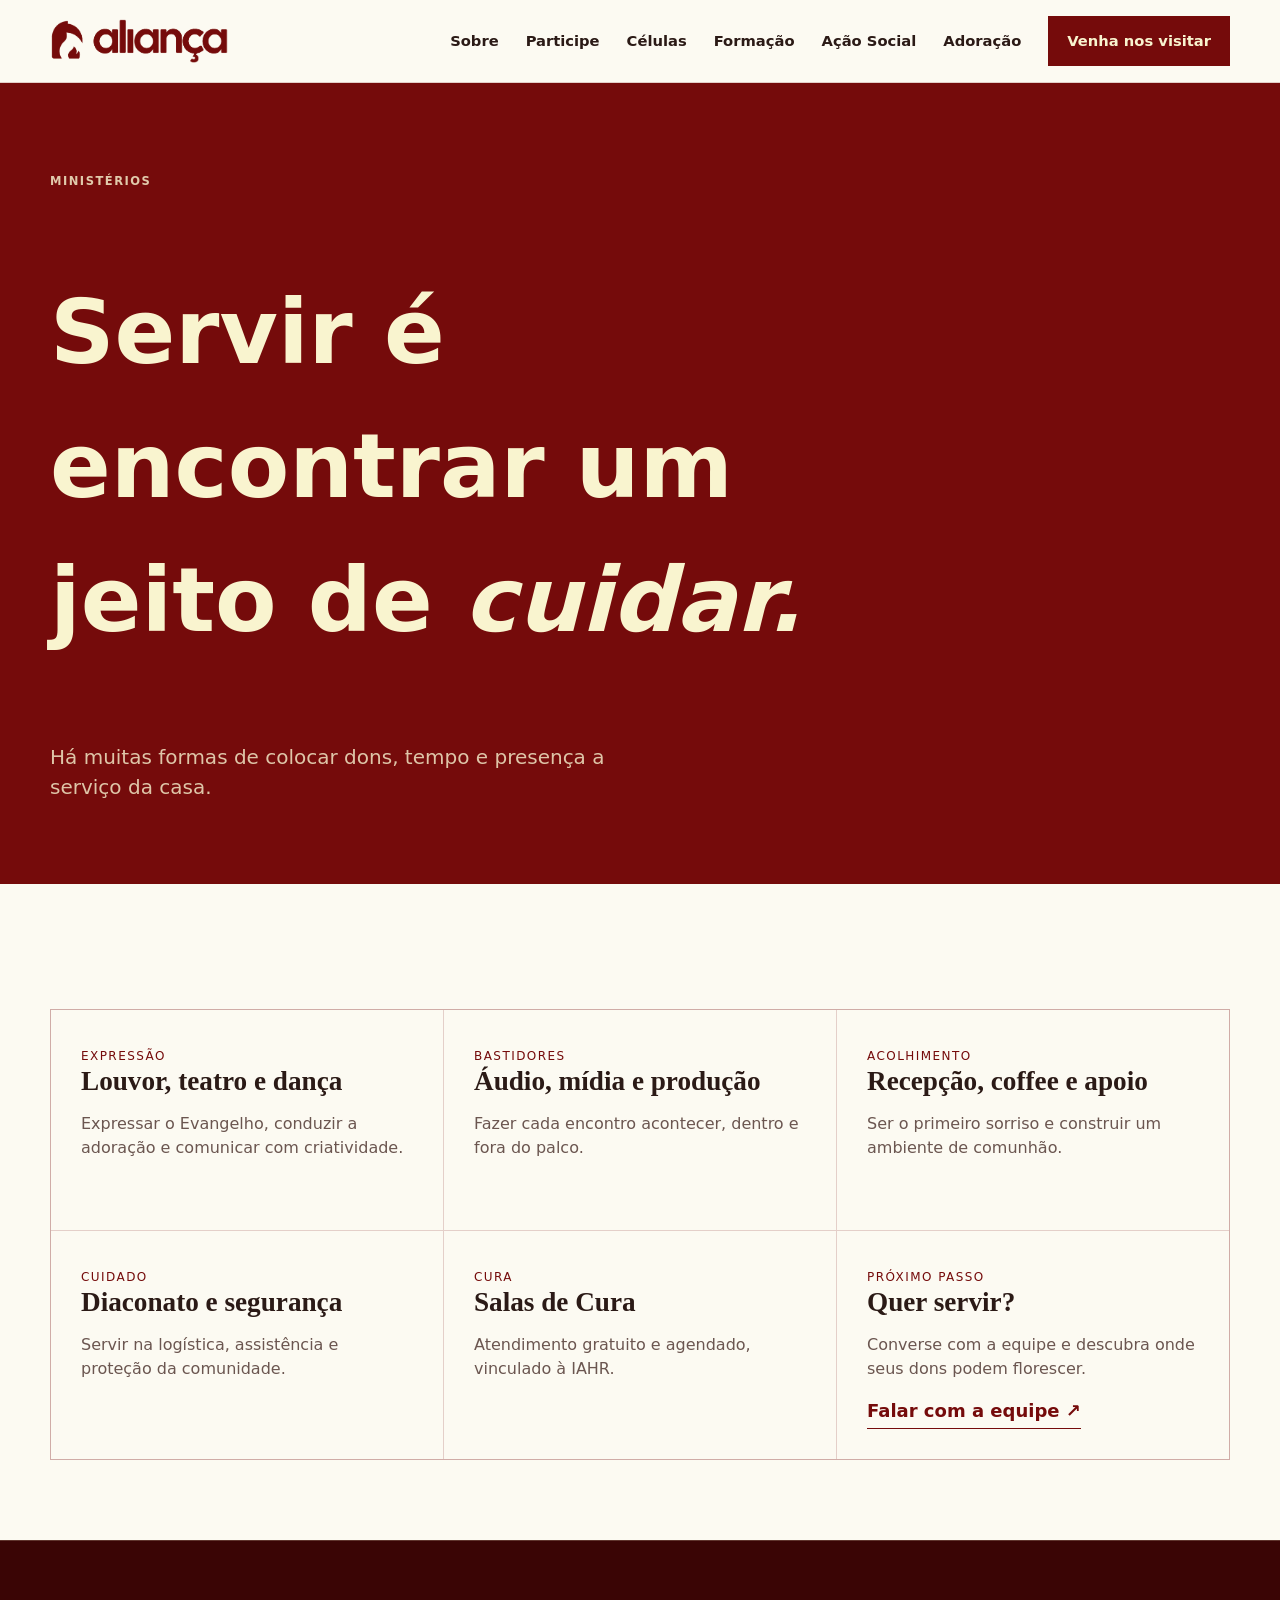
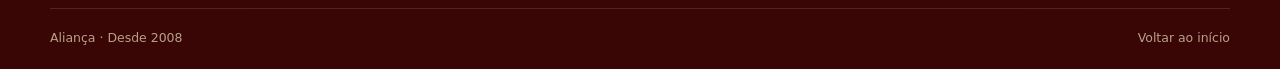
<file: ministerios.html>
<!doctype html><html lang="pt-BR"><head><meta charset="utf-8"><meta name="viewport" content="width=device-width, initial-scale=1"><title>Ministérios — Aliança</title><link rel="stylesheet" href="pages.css"><script src="script.js" defer></script></head><body><header class="site-header"><div class="container header-inner"><a class="brand" href="index.html"><img src="imagens/logo-bordo-transparente.png" alt="Aliança" width="190"></a><nav class="main-nav"><a href="sobre.html">Sobre</a><a href="participe.html">Participe</a><a href="encontre-uma-celula.html">Células</a><a href="formacao.html">Formação</a><a href="acao-social.html">Ação Social</a><a href="adoracao.html">Adoração</a><a class="nav-cta" href="contato.html">Venha nos visitar</a></nav></div></header><main><section class="page-hero"><div class="container"><p class="eyebrow eyebrow-light">Ministérios</p><h1>Servir é encontrar um jeito de <em>cuidar.</em></h1><p>Há muitas formas de colocar dons, tempo e presença a serviço da casa.</p></div></section><section class="content-section"><div class="container"><div class="content-grid"><article class="content-card"><span class="number">EXPRESSÃO</span><h3>Louvor, teatro e dança</h3><p>Expressar o Evangelho, conduzir a adoração e comunicar com criatividade.</p></article><article class="content-card"><span class="number">BASTIDORES</span><h3>Áudio, mídia e produção</h3><p>Fazer cada encontro acontecer, dentro e fora do palco.</p></article><article class="content-card"><span class="number">ACOLHIMENTO</span><h3>Recepção, coffee e apoio</h3><p>Ser o primeiro sorriso e construir um ambiente de comunhão.</p></article><article class="content-card"><span class="number">CUIDADO</span><h3>Diaconato e segurança</h3><p>Servir na logística, assistência e proteção da comunidade.</p></article><article class="content-card"><span class="number">CURA</span><h3>Salas de Cura</h3><p>Atendimento gratuito e agendado, vinculado à IAHR.</p></article><article class="content-card"><span class="number">PRÓXIMO PASSO</span><h3>Quer servir?</h3><p>Converse com a equipe e descubra onde seus dons podem florescer.</p><a class="text-link" href="contato.html">Falar com a equipe ↗</a></article></div></div></section></main><footer class="site-footer"><div class="container footer-bottom"><span>Aliança · Desde 2008</span><a href="index.html">Voltar ao início</a></div></footer></body></html>
</file>
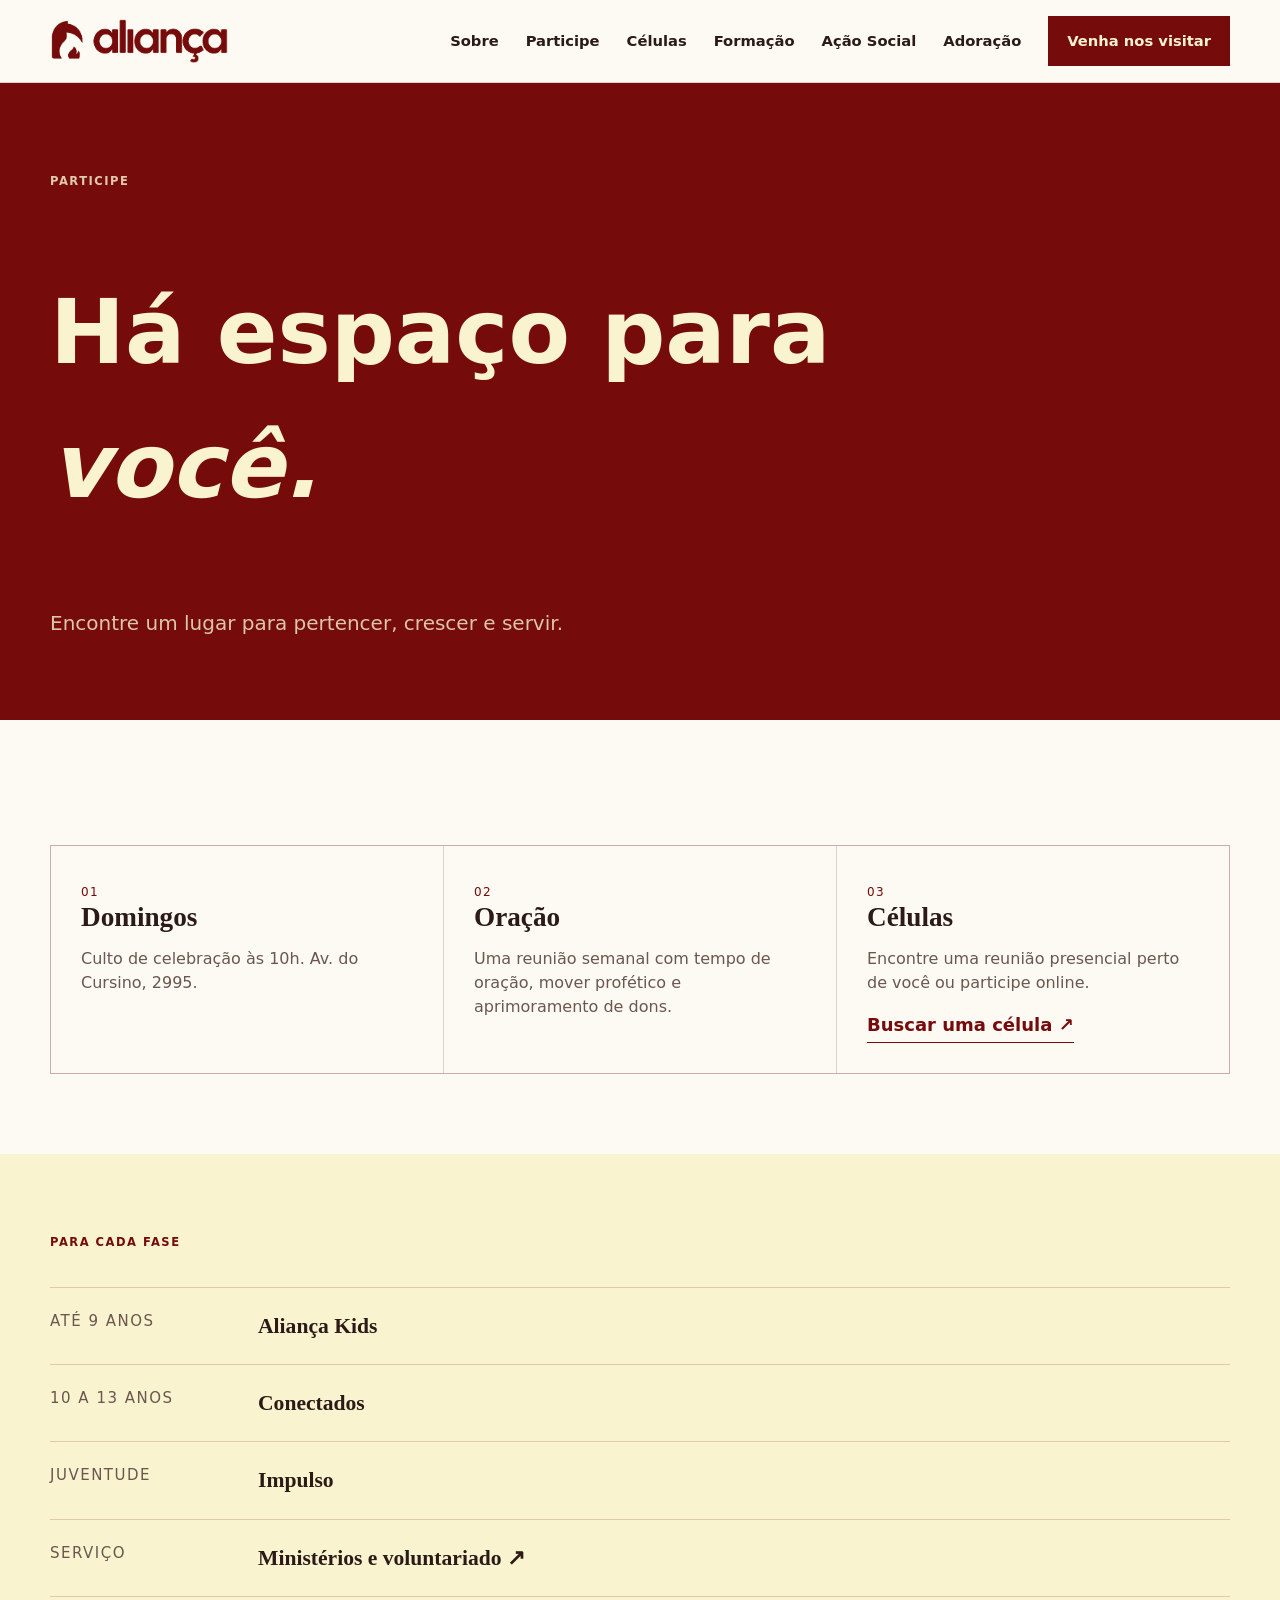
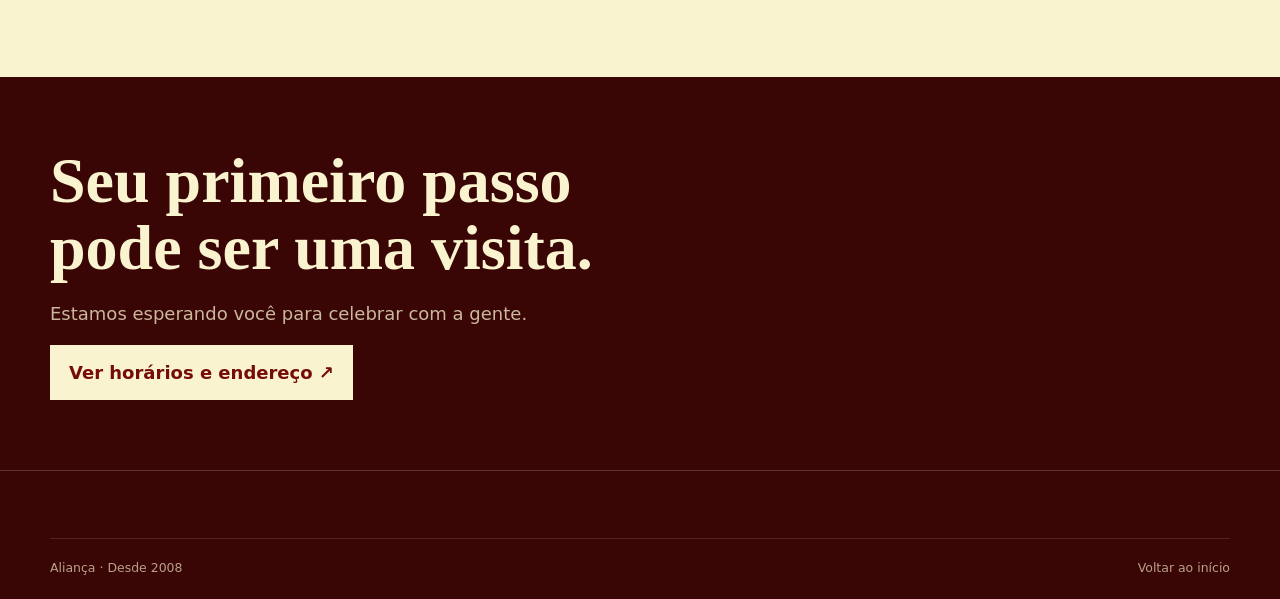
<file: participe.html>
<!doctype html><html lang="pt-BR"><head><meta charset="utf-8"><meta name="viewport" content="width=device-width, initial-scale=1"><title>Participe — Aliança</title><link rel="stylesheet" href="pages.css"><script src="script.js" defer></script></head><body><header class="site-header"><div class="container header-inner"><a class="brand" href="index.html"><img src="imagens/logo-bordo-transparente.png" alt="Aliança" width="190"></a><nav class="main-nav"><a href="sobre.html">Sobre</a><a href="participe.html">Participe</a><a href="encontre-uma-celula.html">Células</a><a href="formacao.html">Formação</a><a href="acao-social.html">Ação Social</a><a href="adoracao.html">Adoração</a><a class="nav-cta" href="contato.html">Venha nos visitar</a></nav></div></header><main><section class="page-hero"><div class="container"><p class="eyebrow eyebrow-light">Participe</p><h1>Há espaço para <em>você.</em></h1><p>Encontre um lugar para pertencer, crescer e servir.</p></div></section><section class="content-section"><div class="container"><div class="content-grid"><article class="content-card"><span class="number">01</span><h3>Domingos</h3><p>Culto de celebração às 10h. Av. do Cursino, 2995.</p></article><article class="content-card"><span class="number">02</span><h3>Oração</h3><p>Uma reunião semanal com tempo de oração, mover profético e aprimoramento de dons.</p></article><a class="content-card" href="encontre-uma-celula.html"><span class="number">03</span><h3>Células</h3><p>Encontre uma reunião presencial perto de você ou participe online.</p><span class="text-link">Buscar uma célula ↗</span></a></div></div></section><section class="content-section band"><div class="container"><p class="eyebrow">Para cada fase</p><div class="detail-list"><div class="detail-row"><small>Até 9 anos</small><strong>Aliança Kids</strong></div><div class="detail-row"><small>10 a 13 anos</small><strong>Conectados</strong></div><div class="detail-row"><small>Juventude</small><strong>Impulso</strong></div><div class="detail-row"><small>Serviço</small><strong><a href="ministerios.html">Ministérios e voluntariado ↗</a></strong></div></div></div></section><section class="page-cta"><div class="container"><h2>Seu primeiro passo pode ser uma visita.</h2><p>Estamos esperando você para celebrar com a gente.</p><a class="button button-cream" href="contato.html">Ver horários e endereço ↗</a></div></section></main><footer class="site-footer"><div class="container footer-bottom"><span>Aliança · Desde 2008</span><a href="index.html">Voltar ao início</a></div></footer></body></html>
</file>
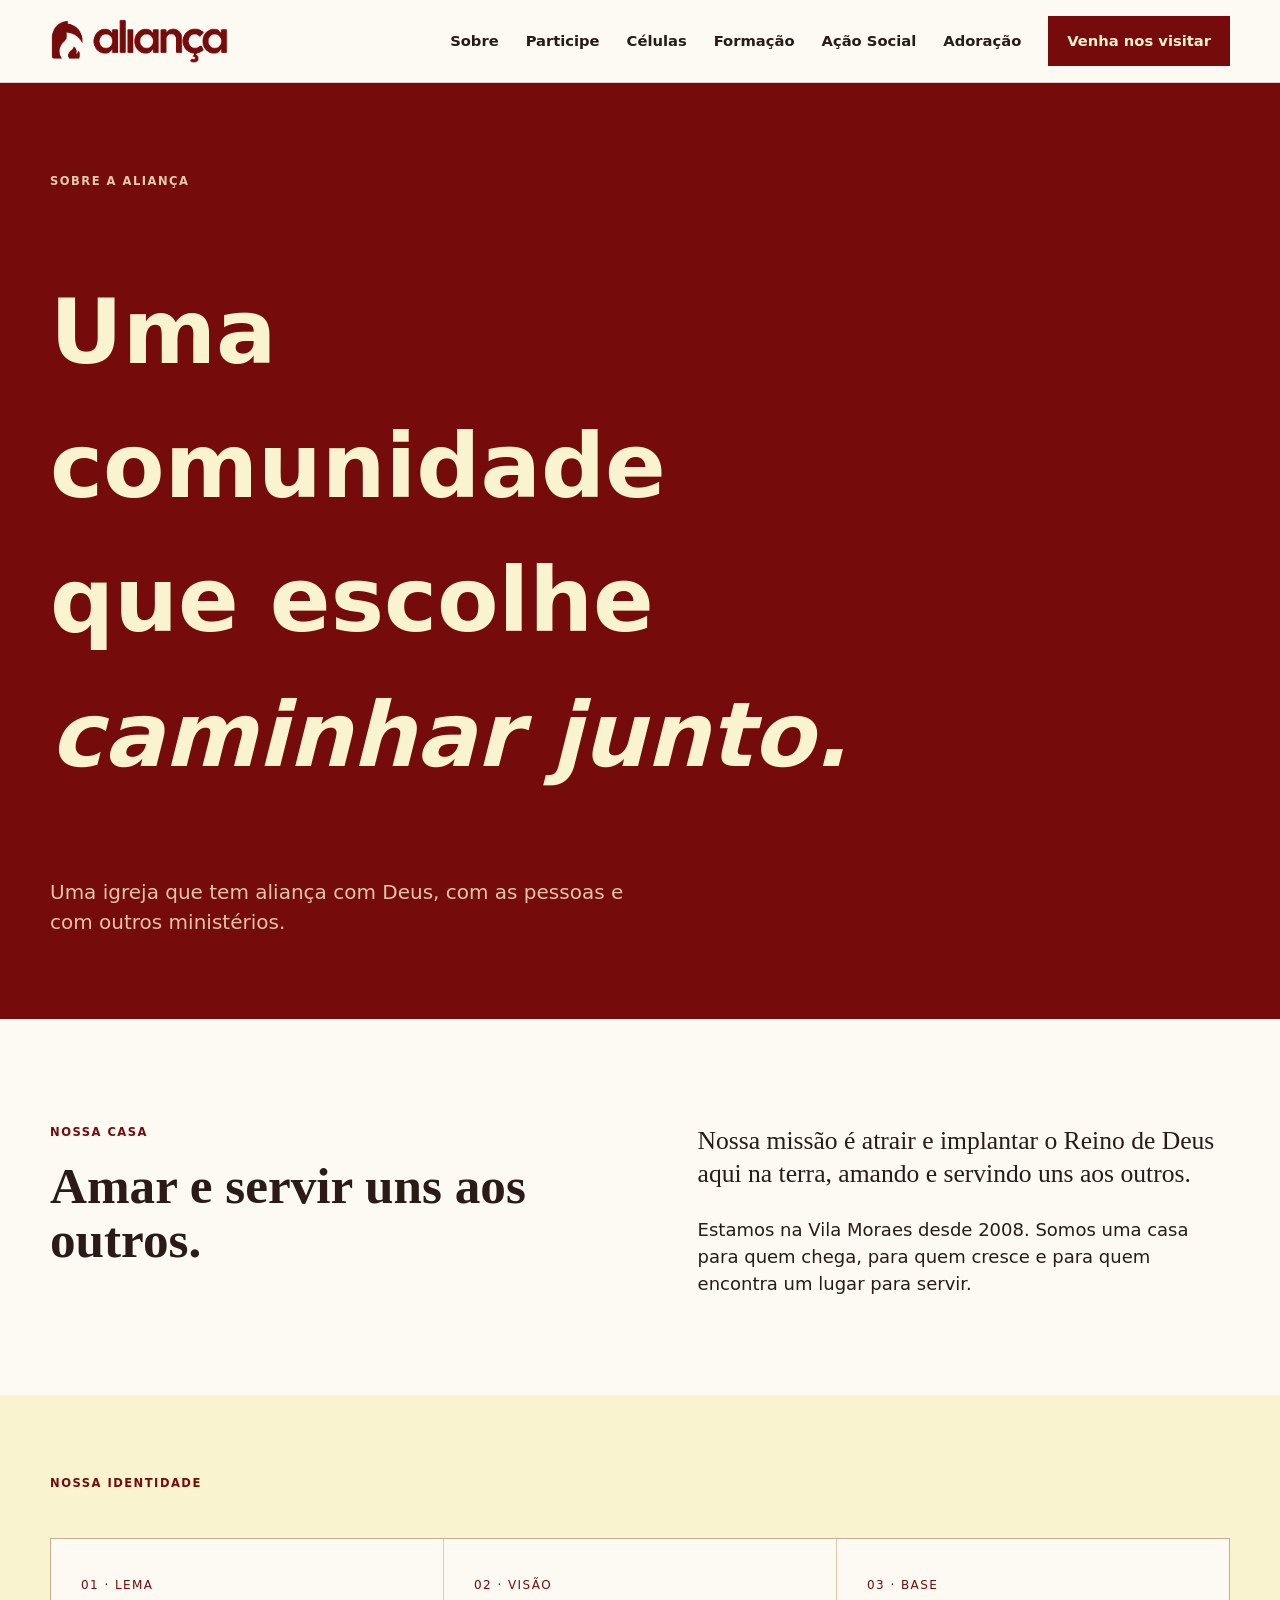
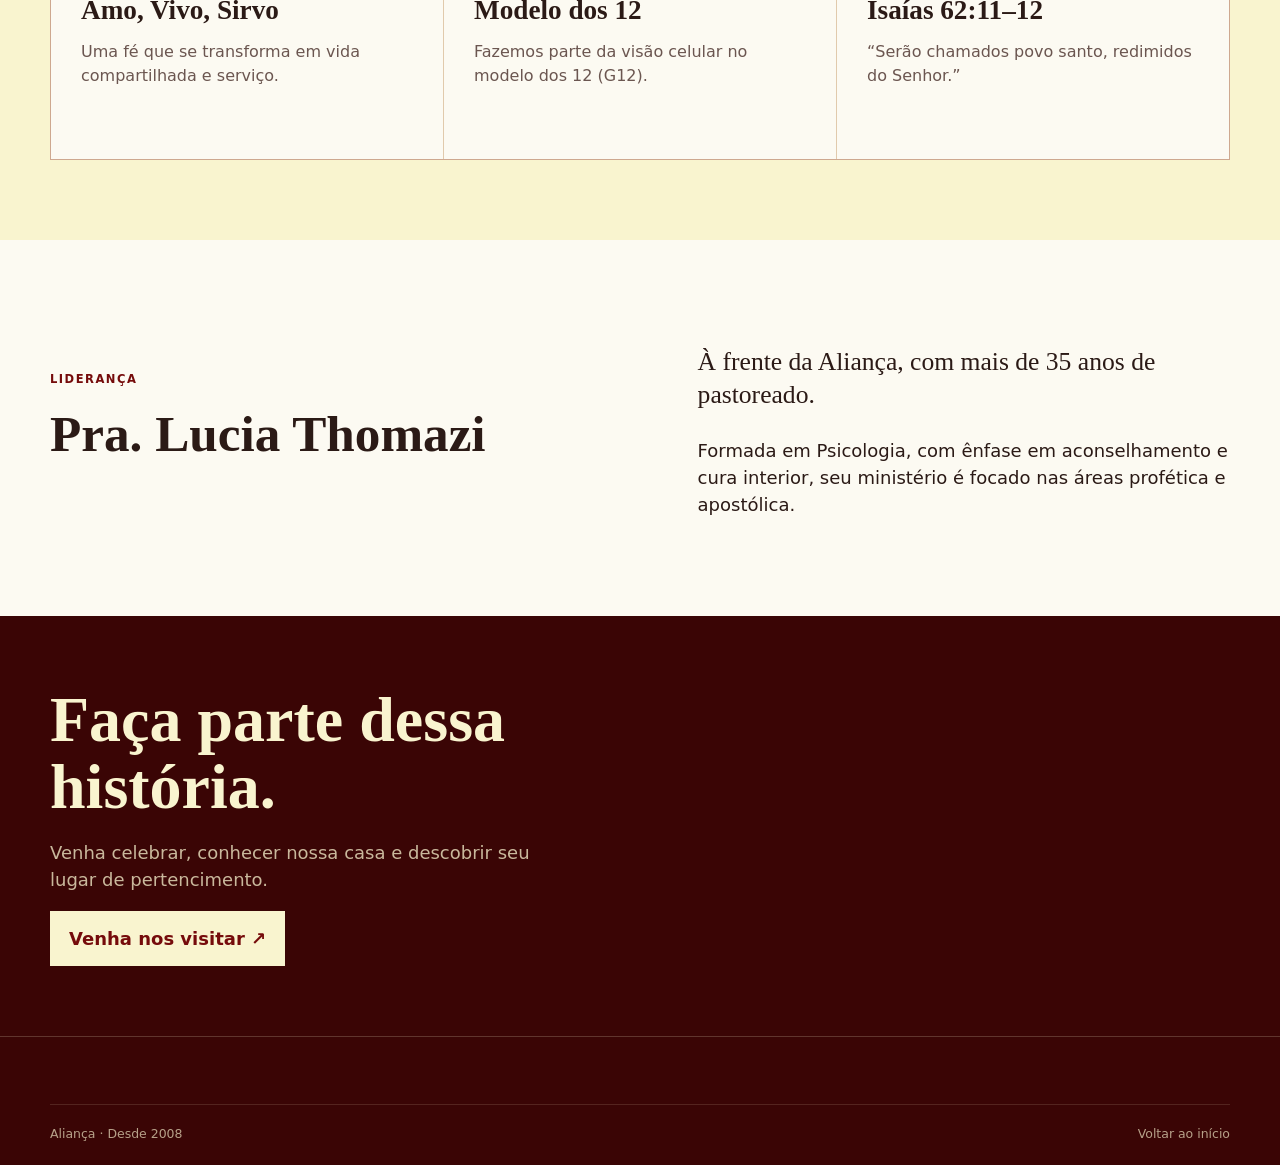
<file: sobre.html>
<!doctype html><html lang="pt-BR"><head><meta charset="utf-8"><meta name="viewport" content="width=device-width, initial-scale=1"><title>Sobre a Aliança</title><link rel="stylesheet" href="pages.css"><script src="script.js" defer></script></head><body><header class="site-header"><div class="container header-inner"><a class="brand" href="index.html"><img src="imagens/logo-bordo-transparente.png" alt="Aliança" width="190"></a><nav class="main-nav" aria-label="Navegação principal"><a href="sobre.html">Sobre</a><a href="participe.html">Participe</a><a href="encontre-uma-celula.html">Células</a><a href="formacao.html">Formação</a><a href="acao-social.html">Ação Social</a><a href="adoracao.html">Adoração</a><a class="nav-cta" href="contato.html">Venha nos visitar</a></nav></div></header><main><section class="page-hero"><div class="container"><p class="eyebrow eyebrow-light">Sobre a Aliança</p><h1>Uma comunidade que escolhe <em>caminhar junto.</em></h1><p>Uma igreja que tem aliança com Deus, com as pessoas e com outros ministérios.</p></div></section><section class="content-section"><div class="container split-grid"><div><p class="eyebrow">Nossa casa</p><h2>Amar e servir uns aos outros.</h2></div><div><p class="lead">Nossa missão é atrair e implantar o Reino de Deus aqui na terra, amando e servindo uns aos outros.</p><p>Estamos na Vila Moraes desde 2008. Somos uma casa para quem chega, para quem cresce e para quem encontra um lugar para servir.</p></div></div></section><section class="content-section band"><div class="container"><p class="eyebrow">Nossa identidade</p><div class="content-grid"><article class="content-card"><span class="number">01 · LEMA</span><h3>Amo, Vivo, Sirvo</h3><p>Uma fé que se transforma em vida compartilhada e serviço.</p></article><article class="content-card"><span class="number">02 · VISÃO</span><h3>Modelo dos 12</h3><p>Fazemos parte da visão celular no modelo dos 12 (G12).</p></article><article class="content-card"><span class="number">03 · BASE</span><h3>Isaías 62:11–12</h3><p>“Serão chamados povo santo, redimidos do Senhor.”</p></article></div></div></section><section class="content-section"><div class="container split-grid"><div><p class="eyebrow">Liderança</p><h2>Pra. Lucia Thomazi</h2></div><div><p class="lead">À frente da Aliança, com mais de 35 anos de pastoreado.</p><p>Formada em Psicologia, com ênfase em aconselhamento e cura interior, seu ministério é focado nas áreas profética e apostólica.</p></div></div></section><section class="page-cta"><div class="container"><h2>Faça parte dessa história.</h2><p>Venha celebrar, conhecer nossa casa e descobrir seu lugar de pertencimento.</p><a class="button button-cream" href="contato.html">Venha nos visitar ↗</a></div></section></main><footer class="site-footer"><div class="container footer-bottom"><span>Aliança · Desde 2008</span><a href="index.html">Voltar ao início</a></div></footer></body></html>
</file>
<file: tokens.css>
/* ============================================
   Aliança — Design Tokens (CSS Custom Properties)
   Gerado a partir do logotipo (bordô #750B0B + creme #F9F4CF)
   ============================================ */

:root {
  /* --- Cores primárias (do logo) --- */
  --cor-bordo: #750B0B;
  --cor-creme: #F9F4CF;

  /* --- Escala do bordô --- */
  --cor-bordo-profundo: #3A0505;
  --cor-bordo-medio: #962424;
  --cor-bordo-suave: #C26565;
  --cor-bordo-claro: #EBC9C9;

  /* --- Neutros quentes --- */
  --cor-marfim: #FCFAF2;
  --cor-areia: #EDE4C4;
  --cor-texto: #2B1A16;
  --cor-texto-suave: #6B5650;

  /* --- Acento --- */
  --cor-ouro: #C9A227;

  /* --- Tipografia --- */
  --fonte-display: 'Fraunces', Georgia, 'Times New Roman', serif;
  --fonte-texto: 'Source Sans 3', 'Segoe UI', system-ui, sans-serif;

  /* --- Escala tipográfica --- */
  --texto-xs: 0.75rem;
  --texto-sm: 0.875rem;
  --texto-base: 1rem;
  --texto-lg: 1.125rem;
  --texto-xl: 1.35rem;
  --texto-2xl: 1.75rem;
  --texto-3xl: 2.25rem;
  --texto-4xl: 3rem;
  --texto-5xl: 3.5rem;

  /* --- Espaçamento / forma --- */
  --raio: 4px;
  --raio-medio: 8px;
  --sombra: 0 2px 12px rgba(58, 5, 5, 0.08);
  --espaco-secao: 5rem;
}
</file>
<file: styles.css>
@import url('tokens.css');

:root{--container:1180px;--line:rgba(117,11,11,.18)}
*{box-sizing:border-box}html{scroll-behavior:smooth}body{margin:0;background:var(--cor-marfim);color:var(--cor-texto);font-family:var(--fonte-texto);font-size:18px;line-height:1.5}a{color:inherit;text-decoration:none}img{max-width:100%;height:auto;display:block}.container{width:min(calc(100% - 48px),var(--container));margin-inline:auto}.skip-link{position:absolute;left:-9999px}.skip-link:focus{left:16px;top:16px;z-index:100;background:var(--cor-creme);padding:12px 16px}.sr-only{position:absolute;width:1px;height:1px;padding:0;margin:-1px;overflow:hidden;clip:rect(0,0,0,0);white-space:nowrap;border:0}.site-header{position:sticky;top:0;z-index:20;background:rgba(252,250,242,.94);backdrop-filter:blur(12px);border-bottom:1px solid var(--line)}.header-inner{min-height:82px;display:flex;align-items:center;justify-content:space-between;gap:32px}.brand img{width:178px}.main-nav{display:flex;align-items:center;gap:27px;font-size:.92rem;font-weight:600}.main-nav a{transition:color .2s ease}.main-nav a:hover,.text-link:hover{color:var(--cor-bordo-medio)}.nav-cta,.button{display:inline-flex;align-items:center;gap:12px;padding:13px 18px;font-weight:600;border:1px solid transparent;transition:transform .2s ease,background .2s ease}.nav-cta{background:var(--cor-bordo);color:var(--cor-creme)}.nav-cta:hover{background:var(--cor-bordo-profundo);color:var(--cor-creme)}.button:hover{transform:translateY(-2px)}.button-cream{background:var(--cor-creme);color:var(--cor-bordo)}.button-cream:hover{background:#fff8d9}.button-wine{background:var(--cor-bordo);color:var(--cor-creme)}.button-wine:hover{background:var(--cor-bordo-profundo);color:var(--cor-creme)}.menu-toggle{display:none;background:none;border:0;width:44px;height:44px}.menu-toggle span:not(.sr-only){display:block;width:24px;height:2px;background:var(--cor-bordo);margin:5px auto}.hero{position:relative;isolation:isolate;min-height:690px;display:flex;align-items:center;background:var(--cor-bordo);color:var(--cor-creme);overflow:hidden}.hero:after{content:"";position:absolute;inset:0;background:radial-gradient(circle at 78% 40%,rgba(201,162,39,.15),transparent 28%),linear-gradient(120deg,transparent 0 55%,rgba(58,5,5,.28) 100%);z-index:-1}.hero-texture{position:absolute;inset:0;opacity:.14;z-index:-1;background-image:url("data:image/svg+xml,%3Csvg viewBox='0 0 160 160' xmlns='http://www.w3.org/2000/svg'%3E%3Cfilter id='n'%3E%3CfeTurbulence type='fractalNoise' baseFrequency='.9' numOctaves='4' stitchTiles='stitch'/%3E%3C/filter%3E%3Crect width='100%25' height='100%25' filter='url(%23n)' opacity='.5'/%3E%3C/svg%3E")}.hero-grid{display:grid;grid-template-columns:1.1fr .9fr;align-items:center;gap:40px}.eyebrow{color:var(--cor-bordo);font-size:.72rem;font-weight:600;letter-spacing:.13em;text-transform:uppercase;margin:0 0 18px}.eyebrow-light{color:var(--cor-creme);opacity:.82}.hero h1,h2,h3{font-family:var(--fonte-display);font-weight:600;line-height:1.05;margin:0}.hero h1{font-size:clamp(3.5rem,8vw,6.8rem);letter-spacing:-.045em;max-width:720px}.hero h1 em,h2 em{font-style:italic;font-weight:400}.hero-lead{font-size:clamp(1.15rem,2vw,1.45rem);max-width:520px;line-height:1.35;margin:28px 0 34px;color:rgba(249,244,207,.84)}.hero-actions{display:flex;align-items:center;gap:28px;flex-wrap:wrap}.text-link{display:inline-flex;align-items:center;gap:10px;color:var(--cor-bordo);font-weight:600;border-bottom:1px solid currentColor;padding-bottom:4px}.text-link-light{color:var(--cor-creme)}.hero-mark{justify-self:end;display:flex;flex-direction:column;align-items:flex-end;gap:18px;opacity:.96}.hero-mark img{width:min(100%,530px)}.hero-mark span:last-child{font-size:.78rem;letter-spacing:.12em;text-transform:uppercase}.hero-rule{height:1px;width:100px;background:var(--cor-ouro)}.visit-strip{background:var(--cor-creme);border-bottom:1px solid var(--cor-areia)}.visit-grid{min-height:128px;display:grid;grid-template-columns:1.2fr .75fr 1.2fr auto;align-items:center;gap:30px}.visit-grid .eyebrow{margin-bottom:3px}.visit-title{font-family:var(--fonte-display);font-size:1.35rem;margin:0}.visit-detail{border-left:1px solid rgba(117,11,11,.25);padding-left:24px;display:flex;flex-direction:column}.visit-detail strong{font-size:1rem}.visit-detail span{font-size:.92rem;color:var(--cor-texto-suave)}.section{padding:var(--espaco-secao) 0}.section-light{background:var(--cor-marfim)}.section-cream{background:var(--cor-creme)}.split-grid{display:grid;grid-template-columns:1fr 1fr;gap:clamp(48px,9vw,140px);align-items:center}.section-intro h2,.section-heading-row h2,.social-copy h2,.contact-section h2{font-size:clamp(2.45rem,5vw,4.4rem);letter-spacing:-.035em;max-width:560px}.section-body{max-width:500px}.section-body p{margin:0 0 22px}.section-body .lead,.worship-section .lead{font-family:var(--fonte-display);font-size:1.55rem;line-height:1.25}.verse-band{border-top:1px solid var(--line);margin-top:80px;padding-top:30px;display:grid;grid-template-columns:auto 1fr auto;align-items:center;gap:28px}.verse-mark{font-family:var(--fonte-display);color:var(--cor-bordo);font-size:4rem;line-height:.6}.verse-band blockquote{font-family:var(--fonte-display);font-size:clamp(1.4rem,2.5vw,2rem);margin:0}.verse-band cite{font-size:.8rem;text-transform:uppercase;letter-spacing:.1em;font-style:normal;color:var(--cor-texto-suave)}.section-heading-row{display:flex;align-items:end;justify-content:space-between;gap:40px;margin-bottom:44px}.heading-note{max-width:310px;color:var(--cor-texto-suave);margin:0}.path-grid{display:grid;grid-template-columns:1.2fr 1fr 1fr 1.2fr;border-top:1px solid var(--line)}.path-card{position:relative;min-height:270px;padding:26px 24px;border-right:1px solid var(--line);display:flex;flex-direction:column;transition:background .2s ease}.path-card:first-child{border-left:1px solid var(--line)}.path-card:hover{background:rgba(255,255,255,.48)}.path-card-featured{background:var(--cor-bordo);color:var(--cor-creme)}.path-card-featured:hover{background:var(--cor-bordo-profundo)}.card-number{font-size:.76rem;letter-spacing:.08em;opacity:.65}.path-card h3{font-size:1.7rem;margin-top:auto}.path-card p{font-size:.96rem;line-height:1.35;color:var(--cor-texto-suave);max-width:220px;margin:12px 0 0}.path-card-featured p{color:rgba(249,244,207,.8)}.card-arrow,.list-arrow{font-size:1.3rem;position:absolute;right:22px;top:24px}.align-start{align-items:start}.formation-list{border-top:1px solid var(--line)}.list-item{position:relative;display:flex;justify-content:space-between;align-items:center;min-height:112px;border-bottom:1px solid var(--line);padding:20px 48px 20px 0;transition:padding .2s ease,color .2s ease}.list-item:hover{padding-left:12px;color:var(--cor-bordo)}.list-item small{display:block;text-transform:uppercase;letter-spacing:.11em;color:var(--cor-texto-suave);font-size:.7rem;margin-bottom:7px}.list-item strong{font-family:var(--fonte-display);font-size:1.7rem;font-weight:500}.list-arrow{position:static}.social-section{background:var(--cor-bordo);color:var(--cor-creme)}.social-grid{display:grid;grid-template-columns:1fr 1fr;gap:clamp(50px,10vw,150px);align-items:center}.social-copy h2{max-width:530px}.social-copy>p:not(.eyebrow){max-width:440px;color:rgba(249,244,207,.78);margin:28px 0}.social-list{border-top:1px solid rgba(249,244,207,.3)}.social-list>div{padding:22px 0;border-bottom:1px solid rgba(249,244,207,.3);display:grid;grid-template-columns:44px 1fr;column-gap:15px}.social-list span{font-size:.76rem;opacity:.7}.social-list strong{font-family:var(--fonte-display);font-size:1.45rem;font-weight:500}.social-list p{grid-column:2;margin:4px 0 0;color:rgba(249,244,207,.7);font-size:.95rem}.worship-grid{display:grid;grid-template-columns:1fr 1fr;gap:clamp(50px,12vw,180px);align-items:center}.worship-symbol{width:min(100%,380px);aspect-ratio:1;background:var(--cor-creme);border:1px solid var(--cor-areia);display:grid;place-items:center;transform:rotate(-4deg)}.worship-symbol span{font-family:var(--fonte-display);font-size:10rem;color:var(--cor-bordo);transform:rotate(4deg)}.worship-section .lead{max-width:520px;margin:28px 0}.contact-section{background:var(--cor-bordo-profundo);color:var(--cor-creme);padding:100px 0}.contact-grid{display:grid;grid-template-columns:1fr 1fr;gap:80px}.contact-section h2{font-size:clamp(3rem,7vw,5.5rem)}.contact-intro{max-width:350px;font-size:1.2rem;color:rgba(249,244,207,.72);margin-top:32px}.contact-details{border-top:1px solid rgba(249,244,207,.35)}.contact-details>div{padding:23px 0;border-bottom:1px solid rgba(249,244,207,.35)}.contact-details small{font-size:.7rem;letter-spacing:.12em;text-transform:uppercase;opacity:.7}.contact-details p{margin:7px 0 0;font-size:1.15rem}.contact-details a{text-decoration:underline;text-decoration-color:rgba(249,244,207,.4);text-underline-offset:3px}.site-footer{background:var(--cor-bordo-profundo);border-top:1px solid rgba(249,244,207,.2);color:var(--cor-creme);padding:32px 0 22px}.footer-grid{display:grid;grid-template-columns:1.2fr 1fr 1fr;gap:24px;align-items:start}.footer-brand img{width:180px}.footer-grid>p{margin:5px 0;opacity:.75}.footer-links{display:flex;flex-wrap:wrap;gap:18px;font-size:.9rem}.footer-links a:hover,.footer-bottom a:hover{text-decoration:underline}.footer-bottom{grid-column:1/-1;border-top:1px solid rgba(249,244,207,.2);padding-top:20px;margin-top:35px;display:flex;justify-content:space-between;gap:20px;font-size:.78rem;opacity:.65}
@media(max-width:900px){.main-nav{gap:15px}.visit-grid{grid-template-columns:1fr 1fr}.visit-grid .button{justify-self:start}.path-grid{grid-template-columns:1fr 1fr}.path-card:nth-child(3){border-left:1px solid var(--line);border-top:1px solid var(--line)}.path-card:nth-child(4){border-top:1px solid var(--line)}.hero{min-height:620px}.hero-grid{grid-template-columns:1fr}.hero-mark{display:none}.social-grid,.worship-grid,.contact-grid{gap:55px}}
@media(max-width:700px){body{font-size:17px}.container{width:min(calc(100% - 32px),var(--container))}.header-inner{min-height:70px}.brand img{width:145px}.menu-toggle{display:block}.main-nav{display:none;position:absolute;top:70px;left:0;right:0;background:var(--cor-marfim);border-bottom:1px solid var(--line);padding:20px 16px;flex-direction:column;align-items:stretch;gap:0}.main-nav.is-open{display:flex}.main-nav a{padding:13px 0;border-bottom:1px solid var(--line)}.main-nav .nav-cta{padding:13px 16px;margin-top:12px;text-align:center;border-bottom:0}.hero{min-height:650px}.hero h1{font-size:clamp(3.2rem,15vw,5rem)}.hero-lead{font-size:1.1rem}.visit-grid{grid-template-columns:1fr;gap:17px;padding:25px 0}.visit-detail{border-left:0;border-top:1px solid rgba(117,11,11,.25);padding:16px 0 0}.visit-grid .button{margin-top:3px}.section{padding:64px 0}.split-grid,.social-grid,.worship-grid,.contact-grid{grid-template-columns:1fr;gap:40px}.section-heading-row{display:block;margin-bottom:32px}.heading-note{margin-top:22px}.verse-band{grid-template-columns:auto 1fr;margin-top:55px;gap:16px}.verse-band cite{grid-column:2}.path-grid{grid-template-columns:1fr}.path-card,.path-card:first-child{border-left:1px solid var(--line);border-right:1px solid var(--line);border-bottom:1px solid var(--line);min-height:205px}.path-card:nth-child(3),.path-card:nth-child(4){border-top:0}.path-card h3{margin-top:42px}.formation-list{margin-top:10px}.list-item strong{font-size:1.45rem}.worship-symbol{width:75%;max-width:310px}.worship-symbol span{font-size:7rem}.contact-section{padding:72px 0}.footer-grid{grid-template-columns:1fr}.footer-bottom{grid-column:1;display:block}.footer-bottom span{display:block;margin-top:8px}}
@media(prefers-reduced-motion:reduce){html{scroll-behavior:auto}.button,.list-item,.path-card{transition:none}}
</file>
<file: pages.css>
@import url('styles.css');
.page-hero{background:var(--cor-bordo);color:var(--cor-creme);padding:90px 0 82px}.page-hero h1{font-size:clamp(3rem,7vw,6rem);max-width:800px}.page-hero p:not(.eyebrow){font-size:1.25rem;max-width:580px;color:rgba(249,244,207,.8);margin:25px 0 0}.content-section{padding:80px 0}.content-section h2{font-size:clamp(2rem,4vw,3.4rem);margin-bottom:24px}.content-section h3{font-size:1.7rem;margin:0 0 10px}.content-section p{max-width:680px}.content-section .lead{font-family:var(--fonte-display);font-size:1.6rem;line-height:1.3}.content-grid{display:grid;grid-template-columns:repeat(3,1fr);gap:1px;background:var(--line);border:1px solid var(--line);margin-top:45px}.content-card{background:var(--cor-marfim);padding:30px;min-height:220px}.content-card p{font-size:1rem;color:var(--cor-texto-suave)}.number{color:var(--cor-bordo);font-size:.75rem;letter-spacing:.12em}.band{background:var(--cor-creme)}.detail-list{border-top:1px solid var(--line);margin-top:35px}.detail-row{display:grid;grid-template-columns:180px 1fr;gap:28px;padding:22px 0;border-bottom:1px solid var(--line)}.detail-row strong{font-family:var(--fonte-display);font-size:1.35rem}.detail-row small{color:var(--cor-texto-suave);text-transform:uppercase;letter-spacing:.1em}.page-cta{background:var(--cor-bordo-profundo);color:var(--cor-creme);padding:70px 0}.page-cta h2{font-size:clamp(2.4rem,5vw,4rem);max-width:580px}.page-cta p{max-width:480px;color:rgba(249,244,207,.75)}@media(max-width:700px){.page-hero{padding:65px 0}.content-section{padding:58px 0}.content-grid{grid-template-columns:1fr}.detail-row{grid-template-columns:1fr;gap:8px}}
</file>
